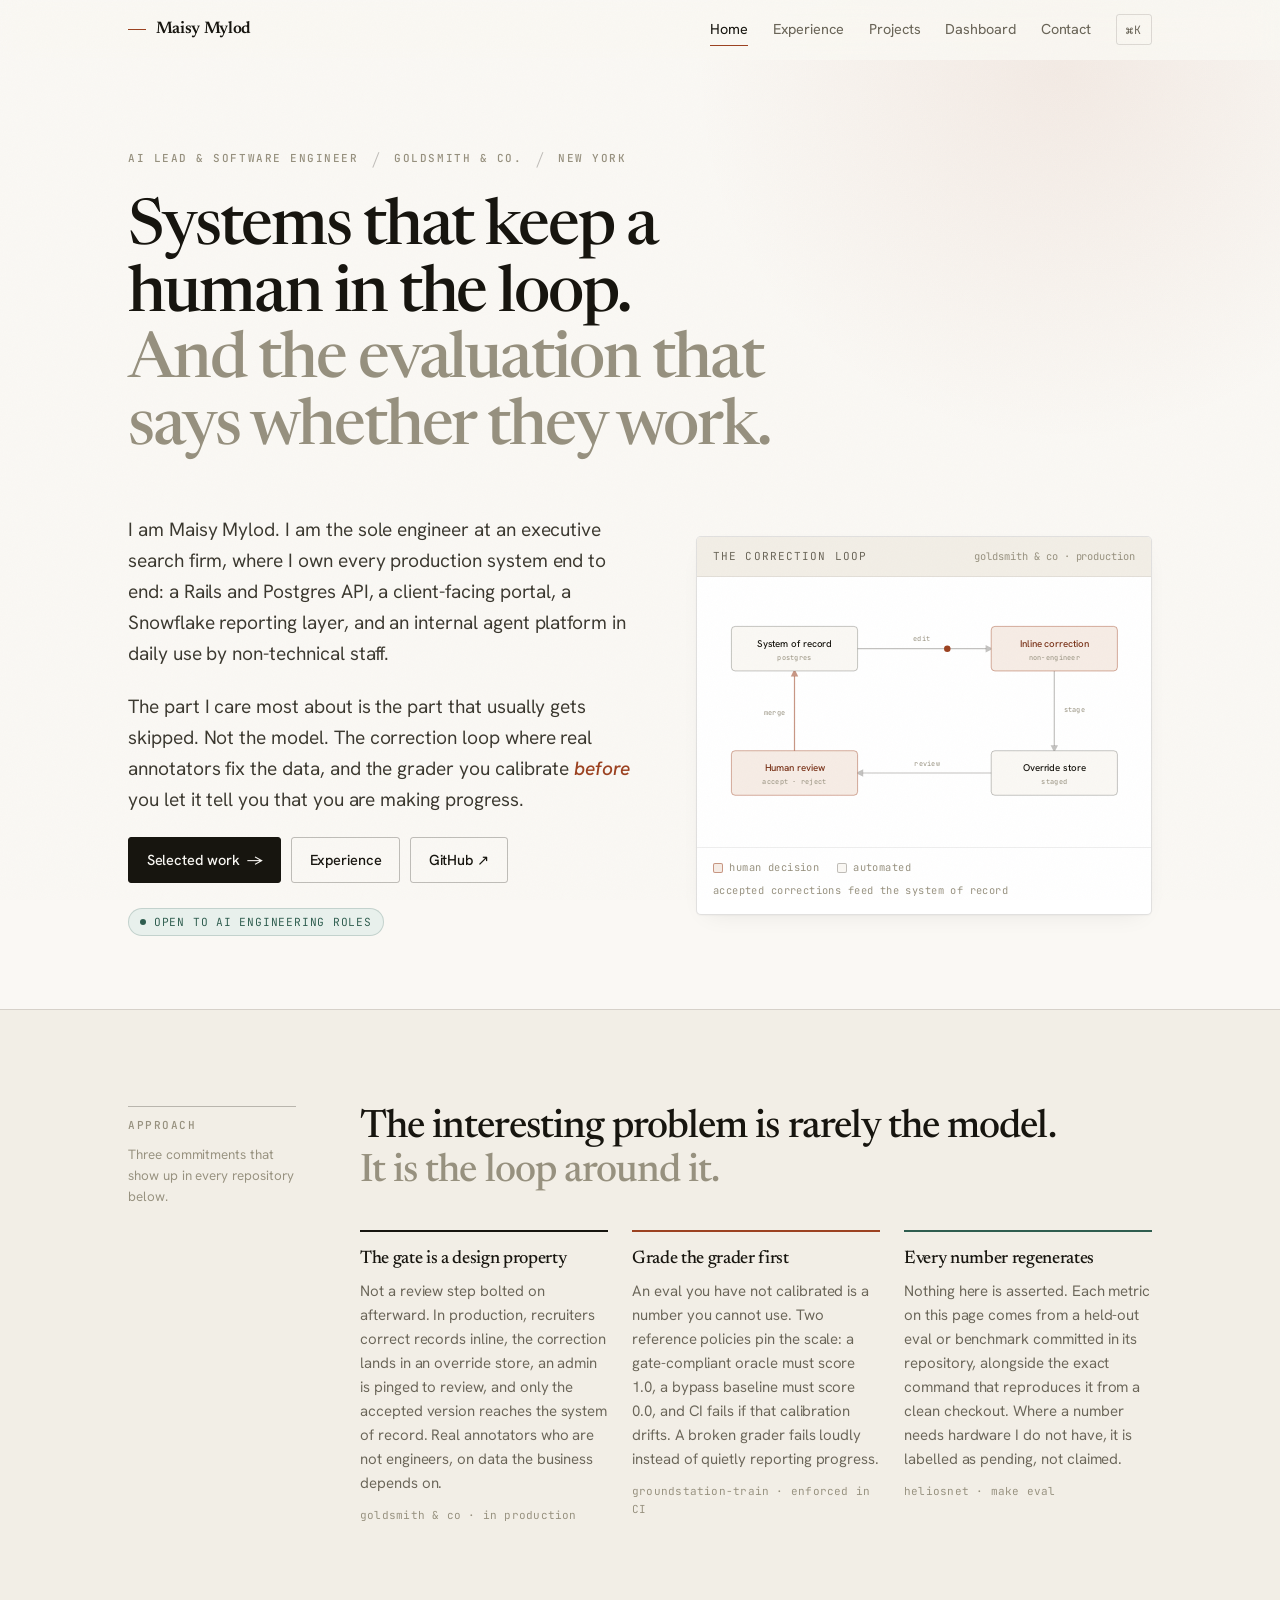
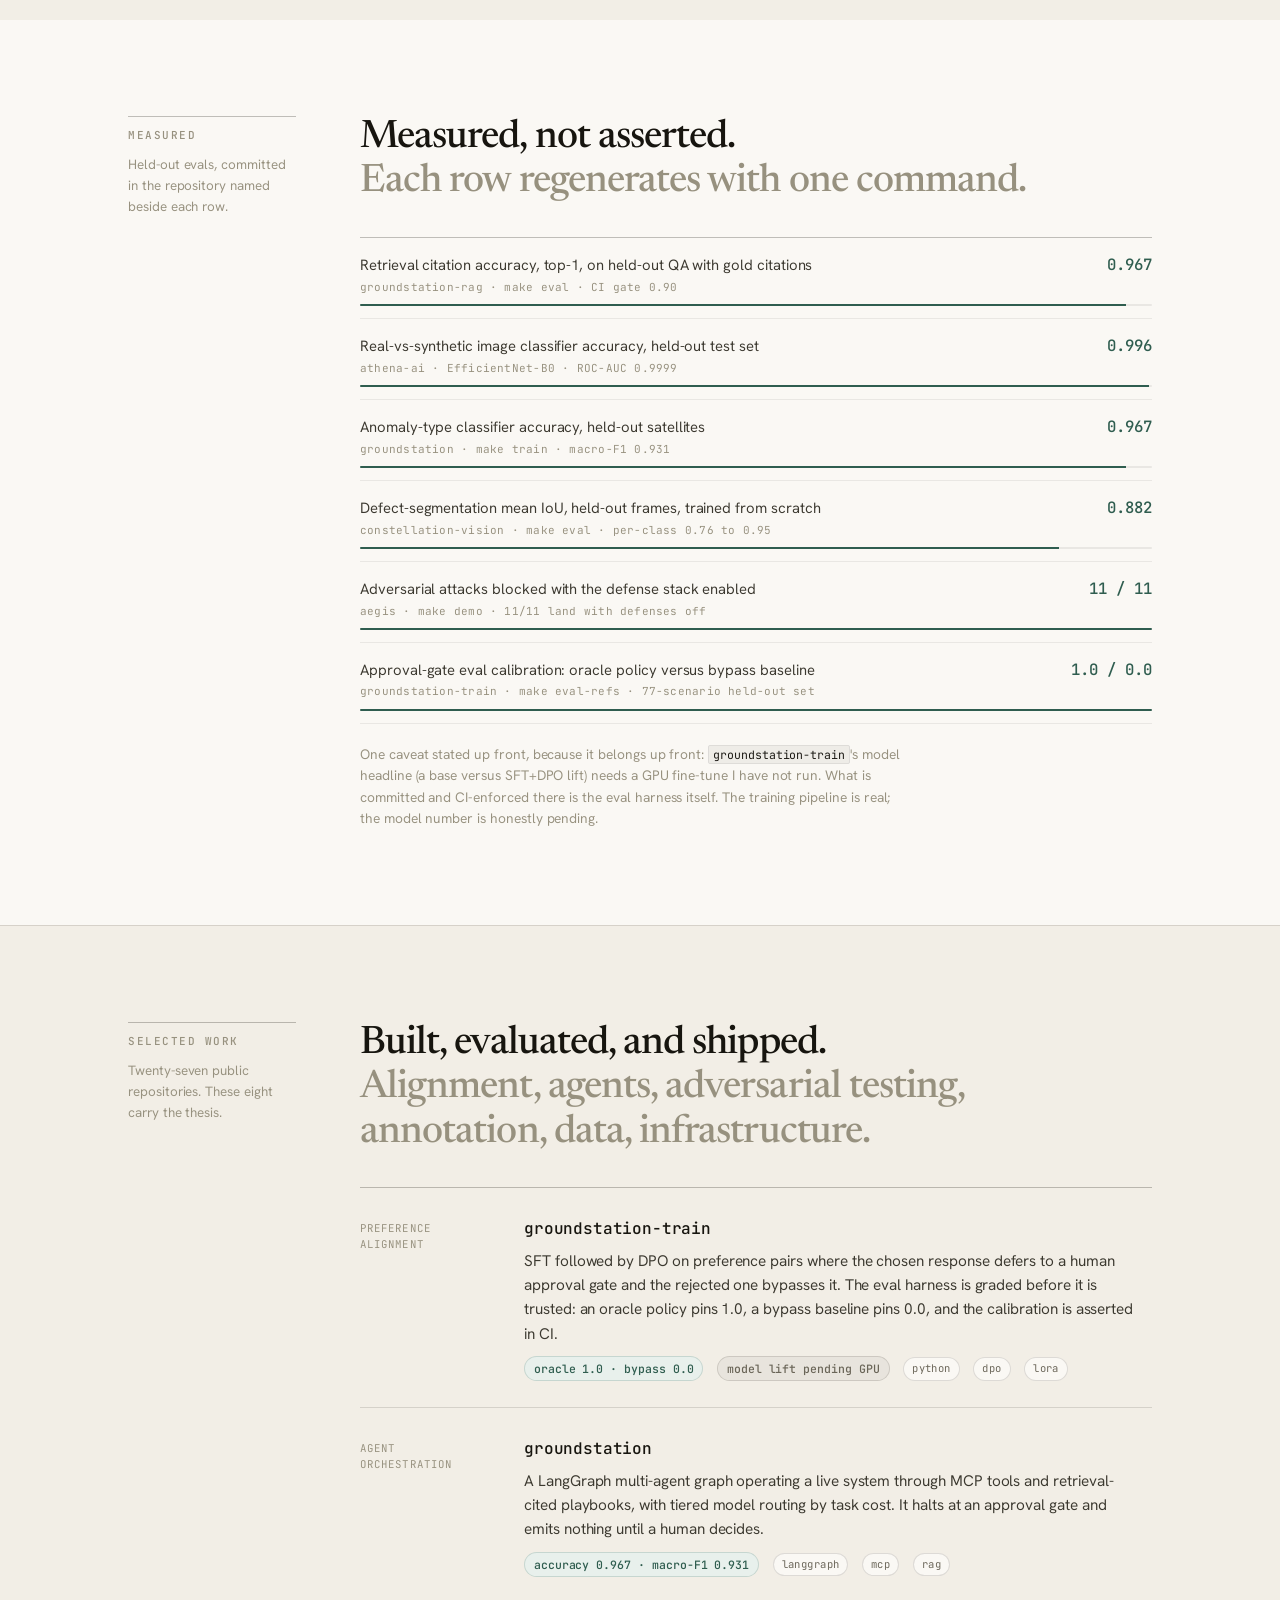
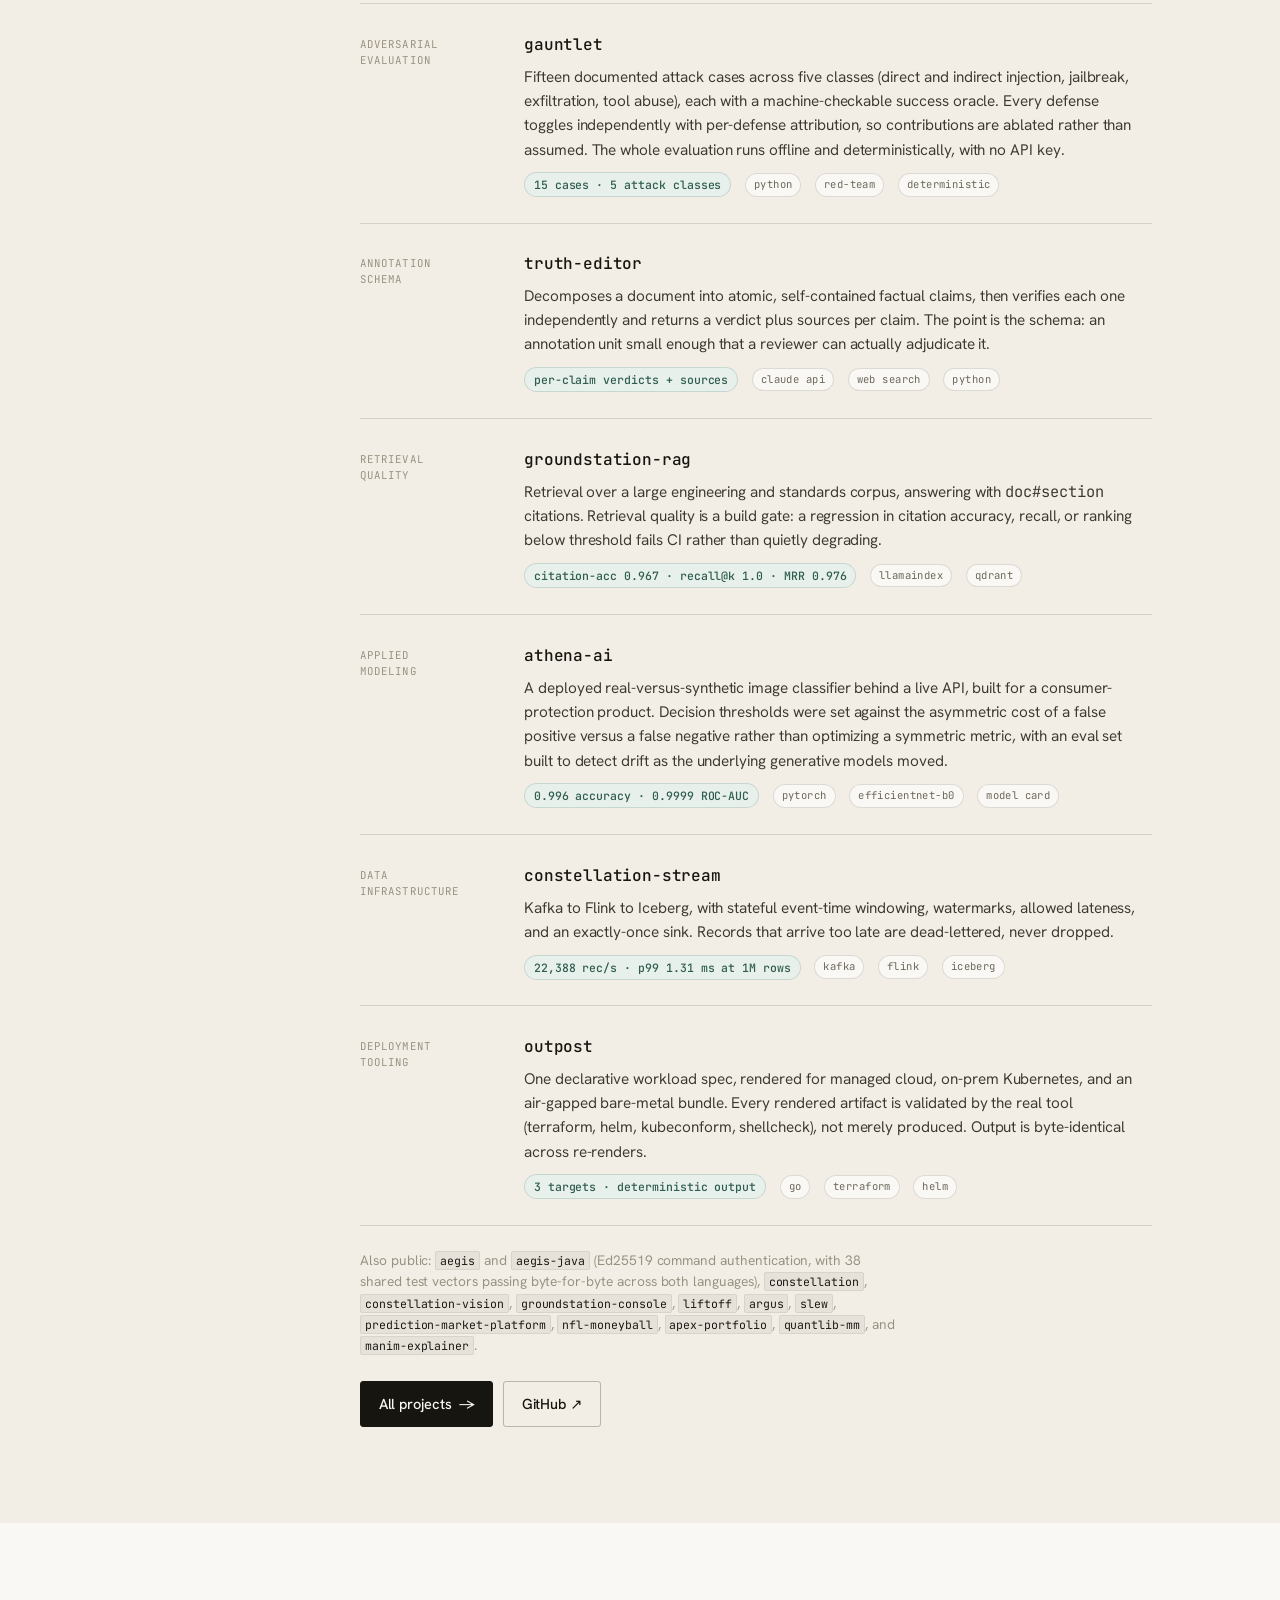
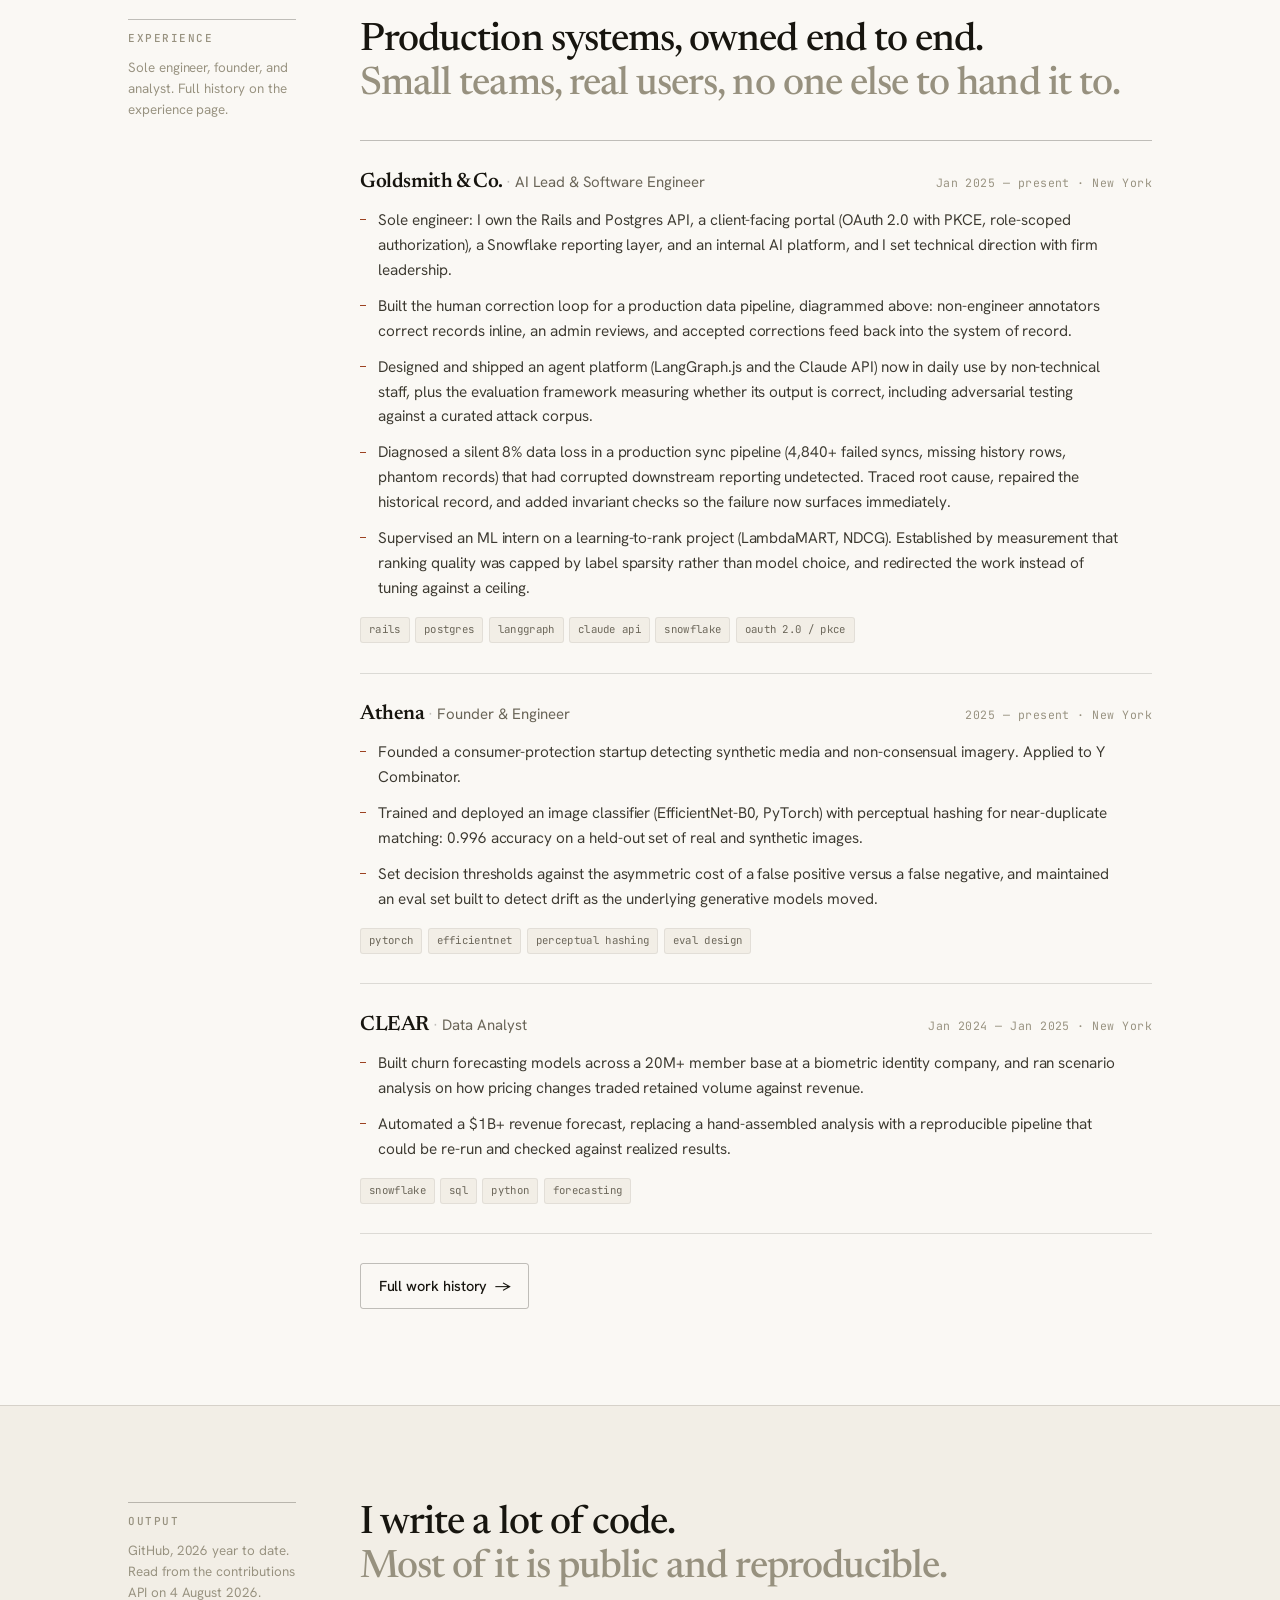
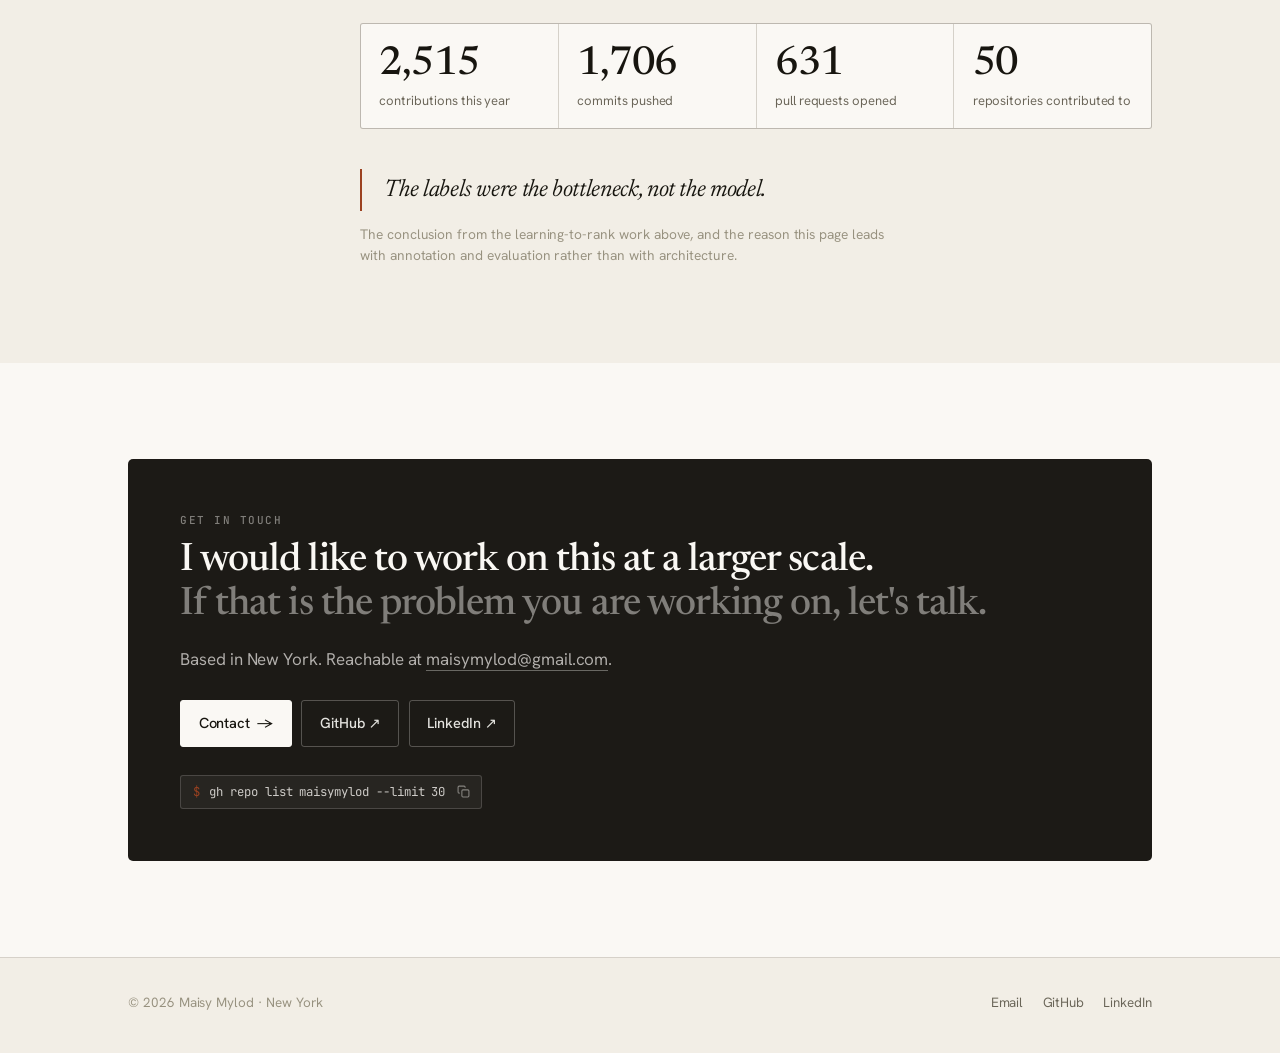
<file: index.html>
<!DOCTYPE html>
<html lang="en">
<head>
<meta charset="UTF-8">
<meta name="viewport" content="width=device-width, initial-scale=1">
<meta name="description" content="Maisy Mylod — AI Lead and Software Engineer in New York. I build systems that keep a human in the loop, and the evaluation that measures whether they work. Pure mathematics, University of Michigan.">
<meta name="theme-color" content="#faf8f4">
<meta property="og:title" content="Maisy Mylod — AI Lead &amp; Software Engineer">
<meta property="og:description" content="Human-in-the-loop systems, and the evaluation that says whether they work. Every number on the page regenerates from a committed eval.">
<meta property="og:type" content="website">
<title>Maisy Mylod — AI Lead &amp; Software Engineer</title>
<link rel="icon" type="image/png" href="favicon.png">
<link rel="apple-touch-icon" href="favicon.png">
<link rel="preconnect" href="https://fonts.googleapis.com">
<link rel="preconnect" href="https://fonts.gstatic.com" crossorigin>
<link href="https://fonts.googleapis.com/css2?family=Hanken+Grotesk:wght@300..700&amp;family=JetBrains+Mono:wght@400;500&amp;family=Newsreader:opsz,wght@6..72,400;6..72,500;6..72,600&amp;display=swap" rel="stylesheet">
<link rel="stylesheet" href="theme.css">
<link rel="stylesheet" href="styles.css">
</head>
<body>
<div class="grain" aria-hidden="true"></div>
<div class="scroll-progress" aria-hidden="true"></div>

<nav class="site-nav" aria-label="Primary">
  <div class="nav-inner">
    <a href="index.html" class="brand"><span class="brand-rule" aria-hidden="true"></span>Maisy Mylod</a>
    <div class="nav-links">
      <a href="index.html" class="nav-link active">Home</a>
      <a href="experience.html" class="nav-link">Experience</a>
      <a href="projects.html" class="nav-link">Projects</a>
      <a href="dashboard.html" class="nav-link">Dashboard</a>
      <a href="contact.html" class="nav-link">Contact</a>
      <button class="nav-cta" data-open-palette aria-label="Open command palette">⌘K</button>
    </div>
    <button class="nav-toggle" aria-label="Open menu" aria-controls="mobile-menu" aria-expanded="false">
      <svg width="18" height="18" viewBox="0 0 24 24" fill="none" stroke="currentColor" stroke-width="1.8" aria-hidden="true"><path d="M3 6h18M3 12h18M3 18h18"/></svg>
    </button>
  </div>
</nav>

<div id="mobile-menu" class="hidden" role="menu">
  <a href="index.html">Home</a>
  <a href="experience.html">Experience</a>
  <a href="projects.html">Projects</a>
  <a href="dashboard.html">Dashboard</a>
  <a href="contact.html">Contact</a>
  <a href="https://github.com/maisymylod" target="_blank" rel="noopener">GitHub ↗</a>
  <a href="https://linkedin.com/in/maisymylod" target="_blank" rel="noopener">LinkedIn ↗</a>
</div>

<main>

<!-- ═══════════════════════════ HERO ═══════════════════════════ -->
<section id="hero">
  <div class="hero-wash" aria-hidden="true"></div>
  <div class="container">

    <div class="hero-meta reveal">
      <span class="eyebrow">AI Lead &amp; Software Engineer</span>
      <span class="sep" aria-hidden="true">/</span>
      <span class="eyebrow">Goldsmith &amp; Co.</span>
      <span class="sep" aria-hidden="true">/</span>
      <span class="eyebrow">New York</span>
    </div>

    <h1 class="display reveal">
      Systems that keep a human in the loop.
      <span class="dim block">And the evaluation that says whether they work.</span>
    </h1>

    <div class="hero-grid">
      <div class="stack-md">
        <p class="lede reveal">
          I am Maisy Mylod. I am the sole engineer at an executive search firm, where I own every
          production system end to end: a Rails and Postgres API, a client-facing portal, a Snowflake
          reporting layer, and an internal agent platform in daily use by non-technical staff.
        </p>
        <p class="lede reveal">
          The part I care most about is the part that usually gets skipped. Not the model. The correction
          loop where real annotators fix the data, and the grader you calibrate <em class="slant">before</em>
          you let it tell you that you are making progress.
        </p>

        <div class="btn-row reveal">
          <a href="projects.html" class="btn btn-primary">Selected work <span class="arr" aria-hidden="true">→</span></a>
          <a href="experience.html" class="btn btn-secondary">Experience</a>
          <a href="https://github.com/maisymylod" target="_blank" rel="noopener" class="btn btn-secondary">GitHub ↗</a>
        </div>

        <div class="reveal">
          <span class="avail"><span class="beacon" aria-hidden="true"></span>Open to AI engineering roles</span>
        </div>
      </div>

      <!-- Showpiece: the correction loop, drawn from the production system -->
      <div class="reveal">
        <figure class="diagram-frame">
          <figcaption class="diagram-head">
            <span class="t">The correction loop</span>
            <span class="s">goldsmith &amp; co · production</span>
          </figcaption>

          <div class="diagram-body">
            <svg id="loop-svg" viewBox="0 0 460 262" role="img"
                 aria-label="A four-stage cycle: the system of record shows a record, a non-engineer corrects it inline, the correction is staged in an override store, a human reviews it, and the accepted correction is merged back into the system of record.">

              <!-- Edges, drawn in sequence by script.js -->
              <path class="edge" d="M158,60 L296,60"/>
              <path class="edge" d="M370,84 L370,164"/>
              <path class="edge" d="M302,194 L164,194"/>
              <path class="edge hot" d="M90,170 L90,90"/>

              <polygon class="arrowhead" points="296,56 304,60 296,64"/>
              <polygon class="arrowhead" points="366,164 370,172 374,164"/>
              <polygon class="arrowhead" points="164,190 156,194 164,198"/>
              <polygon class="arrowhead hot" points="86,90 90,82 94,90"/>

              <!-- Edge labels -->
              <text class="node-sub" x="227" y="52" text-anchor="middle">edit</text>
              <text class="node-sub" x="380" y="128">stage</text>
              <text class="node-sub" x="233" y="186" text-anchor="middle">review</text>
              <text class="node-sub" x="80" y="132" text-anchor="end">merge</text>

              <!-- Nodes -->
              <g class="node">
                <rect class="node-box" x="22" y="36" width="136" height="48" rx="4"/>
                <text class="node-label" x="90" y="58" text-anchor="middle">System of record</text>
                <text class="node-sub" x="90" y="72" text-anchor="middle">postgres</text>
              </g>

              <g class="node">
                <rect class="node-box human" x="302" y="36" width="136" height="48" rx="4"/>
                <text class="node-label on-accent" x="370" y="58" text-anchor="middle">Inline correction</text>
                <text class="node-sub" x="370" y="72" text-anchor="middle">non-engineer</text>
              </g>

              <g class="node">
                <rect class="node-box" x="302" y="170" width="136" height="48" rx="4"/>
                <text class="node-label" x="370" y="192" text-anchor="middle">Override store</text>
                <text class="node-sub" x="370" y="206" text-anchor="middle">staged</text>
              </g>

              <g class="node">
                <rect class="node-box human" x="22" y="170" width="136" height="48" rx="4"/>
                <text class="node-label on-accent" x="90" y="192" text-anchor="middle">Human review</text>
                <text class="node-sub" x="90" y="206" text-anchor="middle">accept · reject</text>
              </g>

              <!-- The circulating packet -->
              <circle class="packet" r="3.5" cx="158" cy="60"/>
            </svg>
          </div>

          <div class="diagram-legend">
            <span class="k"><span class="sw human" aria-hidden="true"></span>human decision</span>
            <span class="k"><span class="sw" aria-hidden="true"></span>automated</span>
            <span class="k">accepted corrections feed the system of record</span>
          </div>
        </figure>
      </div>
    </div>
  </div>
</section>

<!-- ═══════════════════════════ THE THROUGH-LINE ═══════════════════════════ -->
<section id="approach" class="sunk ruled">
  <div class="container">
    <div class="spine">
      <div class="spine-rail reveal">
        <span class="rail-label">Approach</span>
        <p class="rail-note">Three commitments that show up in every repository below.</p>
      </div>

      <div>
        <h2 class="headline reveal" style="margin-bottom:2.25rem;">
          The interesting problem is rarely the model.
          <span class="dim block">It is the loop around it.</span>
        </h2>

        <div class="pillars stagger">
          <article class="pillar reveal">
            <h3>The gate is a design property</h3>
            <p>
              Not a review step bolted on afterward. In production, recruiters correct records inline,
              the correction lands in an override store, an admin is pinged to review, and only the
              accepted version reaches the system of record. Real annotators who are not engineers,
              on data the business depends on.
            </p>
            <span class="cite">goldsmith &amp; co · in production</span>
          </article>

          <article class="pillar reveal">
            <h3>Grade the grader first</h3>
            <p>
              An eval you have not calibrated is a number you cannot use. Two reference policies pin the
              scale: a gate-compliant oracle must score 1.0, a bypass baseline must score 0.0, and CI fails
              if that calibration drifts. A broken grader fails loudly instead of quietly reporting progress.
            </p>
            <span class="cite">groundstation-train · enforced in CI</span>
          </article>

          <article class="pillar reveal">
            <h3>Every number regenerates</h3>
            <p>
              Nothing here is asserted. Each metric on this page comes from a held-out eval or benchmark
              committed in its repository, alongside the exact command that reproduces it from a clean
              checkout. Where a number needs hardware I do not have, it is labelled as pending, not claimed.
            </p>
            <span class="cite">heliosnet · make eval</span>
          </article>
        </div>
      </div>
    </div>
  </div>
</section>

<!-- ═══════════════════════════ MEASURED ═══════════════════════════ -->
<section id="measured">
  <div class="container">
    <div class="spine">
      <div class="spine-rail reveal">
        <span class="rail-label">Measured</span>
        <p class="rail-note">Held-out evals, committed in the repository named beside each row.</p>
      </div>

      <div>
        <h2 class="headline reveal">
          Measured, not asserted.
          <span class="dim block">Each row regenerates with one command.</span>
        </h2>

        <div class="metrics reveal" style="margin-top:2rem;">

          <div class="metric">
            <span class="metric-what">
              Retrieval citation accuracy, top-1, on held-out QA with gold citations
              <span class="src">groundstation-rag · make eval · CI gate 0.90</span>
            </span>
            <span class="metric-val">0.967</span>
            <span class="meter"><i data-meter="0.967"></i></span>
          </div>

          <div class="metric">
            <span class="metric-what">
              Real-vs-synthetic image classifier accuracy, held-out test set
              <span class="src">athena-ai · EfficientNet-B0 · ROC-AUC 0.9999</span>
            </span>
            <span class="metric-val">0.996</span>
            <span class="meter"><i data-meter="0.996"></i></span>
          </div>

          <div class="metric">
            <span class="metric-what">
              Anomaly-type classifier accuracy, held-out satellites
              <span class="src">groundstation · make train · macro-F1 0.931</span>
            </span>
            <span class="metric-val">0.967</span>
            <span class="meter"><i data-meter="0.967"></i></span>
          </div>

          <div class="metric">
            <span class="metric-what">
              Defect-segmentation mean IoU, held-out frames, trained from scratch
              <span class="src">constellation-vision · make eval · per-class 0.76 to 0.95</span>
            </span>
            <span class="metric-val">0.882</span>
            <span class="meter"><i data-meter="0.882"></i></span>
          </div>

          <div class="metric">
            <span class="metric-what">
              Adversarial attacks blocked with the defense stack enabled
              <span class="src">aegis · make demo · 11/11 land with defenses off</span>
            </span>
            <span class="metric-val">11 / 11</span>
            <span class="meter"><i data-meter="1"></i></span>
          </div>

          <div class="metric">
            <span class="metric-what">
              Approval-gate eval calibration: oracle policy versus bypass baseline
              <span class="src">groundstation-train · make eval-refs · 77-scenario held-out set</span>
            </span>
            <span class="metric-val">1.0 / 0.0</span>
            <span class="meter"><i data-meter="1"></i></span>
          </div>

        </div>

        <p class="footnote reveal" style="margin-top:1.25rem;">
          One caveat stated up front, because it belongs up front: <code>groundstation-train</code>'s
          model headline (a base versus SFT+DPO lift) needs a GPU fine-tune I have not run. What is
          committed and CI-enforced there is the eval harness itself. The training pipeline is real; the
          model number is honestly pending.
        </p>
      </div>
    </div>
  </div>
</section>

<!-- ═══════════════════════════ SELECTED WORK ═══════════════════════════ -->
<section id="work" class="sunk ruled">
  <div class="container">
    <div class="spine">
      <div class="spine-rail reveal">
        <span class="rail-label">Selected work</span>
        <p class="rail-note">Twenty-seven public repositories. These eight carry the thesis.</p>
      </div>

      <div>
        <h2 class="headline reveal">
          Built, evaluated, and shipped.
          <span class="dim block">Alignment, agents, adversarial testing, annotation, data, infrastructure.</span>
        </h2>

        <div class="work-list" style="margin-top:2rem;">

          <a class="work-item reveal" href="https://github.com/maisymylod/groundstation-train" target="_blank" rel="noopener">
            <span class="work-kind">Preference<br>alignment</span>
            <span>
              <span class="work-name">groundstation-train <span class="go" aria-hidden="true">↗</span></span>
              <span class="work-desc block">
                SFT followed by DPO on preference pairs where the chosen response defers to a human approval
                gate and the rejected one bypasses it. The eval harness is graded before it is trusted: an
                oracle policy pins 1.0, a bypass baseline pins 0.0, and the calibration is asserted in CI.
              </span>
              <span class="work-foot">
                <span class="result">oracle 1.0 · bypass 0.0</span>
                <span class="result pending">model lift pending GPU</span>
                <span class="tag">python</span><span class="tag">dpo</span><span class="tag">lora</span>
              </span>
            </span>
          </a>

          <a class="work-item reveal" href="https://github.com/maisymylod/groundstation" target="_blank" rel="noopener">
            <span class="work-kind">Agent<br>orchestration</span>
            <span>
              <span class="work-name">groundstation <span class="go" aria-hidden="true">↗</span></span>
              <span class="work-desc block">
                A LangGraph multi-agent graph operating a live system through MCP tools and retrieval-cited
                playbooks, with tiered model routing by task cost. It halts at an approval gate and emits
                nothing until a human decides.
              </span>
              <span class="work-foot">
                <span class="result">accuracy 0.967 · macro-F1 0.931</span>
                <span class="tag">langgraph</span><span class="tag">mcp</span><span class="tag">rag</span>
              </span>
            </span>
          </a>

          <a class="work-item reveal" href="https://github.com/maisymylod/gauntlet" target="_blank" rel="noopener">
            <span class="work-kind">Adversarial<br>evaluation</span>
            <span>
              <span class="work-name">gauntlet <span class="go" aria-hidden="true">↗</span></span>
              <span class="work-desc block">
                Fifteen documented attack cases across five classes (direct and indirect injection, jailbreak,
                exfiltration, tool abuse), each with a machine-checkable success oracle. Every defense toggles
                independently with per-defense attribution, so contributions are ablated rather than assumed.
                The whole evaluation runs offline and deterministically, with no API key.
              </span>
              <span class="work-foot">
                <span class="result">15 cases · 5 attack classes</span>
                <span class="tag">python</span><span class="tag">red-team</span><span class="tag">deterministic</span>
              </span>
            </span>
          </a>

          <a class="work-item reveal" href="https://github.com/maisymylod/truth-editor" target="_blank" rel="noopener">
            <span class="work-kind">Annotation<br>schema</span>
            <span>
              <span class="work-name">truth-editor <span class="go" aria-hidden="true">↗</span></span>
              <span class="work-desc block">
                Decomposes a document into atomic, self-contained factual claims, then verifies each one
                independently and returns a verdict plus sources per claim. The point is the schema: an
                annotation unit small enough that a reviewer can actually adjudicate it.
              </span>
              <span class="work-foot">
                <span class="result">per-claim verdicts + sources</span>
                <span class="tag">claude api</span><span class="tag">web search</span><span class="tag">python</span>
              </span>
            </span>
          </a>

          <a class="work-item reveal" href="https://github.com/maisymylod/groundstation-rag" target="_blank" rel="noopener">
            <span class="work-kind">Retrieval<br>quality</span>
            <span>
              <span class="work-name">groundstation-rag <span class="go" aria-hidden="true">↗</span></span>
              <span class="work-desc block">
                Retrieval over a large engineering and standards corpus, answering with <code>doc#section</code>
                citations. Retrieval quality is a build gate: a regression in citation accuracy, recall, or
                ranking below threshold fails CI rather than quietly degrading.
              </span>
              <span class="work-foot">
                <span class="result">citation-acc 0.967 · recall@k 1.0 · MRR 0.976</span>
                <span class="tag">llamaindex</span><span class="tag">qdrant</span>
              </span>
            </span>
          </a>

          <a class="work-item reveal" href="https://github.com/maisymylod/athena-ai" target="_blank" rel="noopener">
            <span class="work-kind">Applied<br>modeling</span>
            <span>
              <span class="work-name">athena-ai <span class="go" aria-hidden="true">↗</span></span>
              <span class="work-desc block">
                A deployed real-versus-synthetic image classifier behind a live API, built for a
                consumer-protection product. Decision thresholds were set against the asymmetric cost of a
                false positive versus a false negative rather than optimizing a symmetric metric, with an
                eval set built to detect drift as the underlying generative models moved.
              </span>
              <span class="work-foot">
                <span class="result">0.996 accuracy · 0.9999 ROC-AUC</span>
                <span class="tag">pytorch</span><span class="tag">efficientnet-b0</span><span class="tag">model card</span>
              </span>
            </span>
          </a>

          <a class="work-item reveal" href="https://github.com/maisymylod/constellation-stream" target="_blank" rel="noopener">
            <span class="work-kind">Data<br>infrastructure</span>
            <span>
              <span class="work-name">constellation-stream <span class="go" aria-hidden="true">↗</span></span>
              <span class="work-desc block">
                Kafka to Flink to Iceberg, with stateful event-time windowing, watermarks, allowed lateness,
                and an exactly-once sink. Records that arrive too late are dead-lettered, never dropped.
              </span>
              <span class="work-foot">
                <span class="result">22,388 rec/s · p99 1.31 ms at 1M rows</span>
                <span class="tag">kafka</span><span class="tag">flink</span><span class="tag">iceberg</span>
              </span>
            </span>
          </a>

          <a class="work-item reveal" href="https://github.com/maisymylod/outpost" target="_blank" rel="noopener">
            <span class="work-kind">Deployment<br>tooling</span>
            <span>
              <span class="work-name">outpost <span class="go" aria-hidden="true">↗</span></span>
              <span class="work-desc block">
                One declarative workload spec, rendered for managed cloud, on-prem Kubernetes, and an
                air-gapped bare-metal bundle. Every rendered artifact is validated by the real tool
                (terraform, helm, kubeconform, shellcheck), not merely produced. Output is byte-identical
                across re-renders.
              </span>
              <span class="work-foot">
                <span class="result">3 targets · deterministic output</span>
                <span class="tag">go</span><span class="tag">terraform</span><span class="tag">helm</span>
              </span>
            </span>
          </a>

        </div>

        <p class="footnote reveal" style="margin-top:1.5rem;">
          Also public: <code>aegis</code> and <code>aegis-java</code> (Ed25519 command authentication, with
          38 shared test vectors passing byte-for-byte across both languages), <code>constellation</code>,
          <code>constellation-vision</code>, <code>groundstation-console</code>, <code>liftoff</code>,
          <code>argus</code>, <code>slew</code>, <code>prediction-market-platform</code>,
          <code>nfl-moneyball</code>, <code>apex-portfolio</code>, <code>quantlib-mm</code>, and
          <code>manim-explainer</code>.
        </p>

        <div class="btn-row reveal" style="margin-top:1.5rem;">
          <a href="projects.html" class="btn btn-primary">All projects <span class="arr" aria-hidden="true">→</span></a>
          <a href="https://github.com/maisymylod" target="_blank" rel="noopener" class="btn btn-secondary">GitHub ↗</a>
        </div>
      </div>
    </div>
  </div>
</section>

<!-- ═══════════════════════════ EXPERIENCE ═══════════════════════════ -->
<section id="experience">
  <div class="container">
    <div class="spine">
      <div class="spine-rail reveal">
        <span class="rail-label">Experience</span>
        <p class="rail-note">Sole engineer, founder, and analyst. Full history on the experience page.</p>
      </div>

      <div>
        <h2 class="headline reveal">
          Production systems, owned end to end.
          <span class="dim block">Small teams, real users, no one else to hand it to.</span>
        </h2>

        <div style="margin-top:2rem;">

          <article class="role-block reveal">
            <div class="role-head">
              <h3 class="role-where">Goldsmith &amp; Co. <span class="role-role">AI Lead &amp; Software Engineer</span></h3>
              <span class="role-when">Jan 2025 — present · New York</span>
            </div>
            <ul class="role-bullets">
              <li>Sole engineer: I own the Rails and Postgres API, a client-facing portal (OAuth 2.0 with PKCE, role-scoped authorization), a Snowflake reporting layer, and an internal AI platform, and I set technical direction with firm leadership.</li>
              <li>Built the human correction loop for a production data pipeline, diagrammed above: non-engineer annotators correct records inline, an admin reviews, and accepted corrections feed back into the system of record.</li>
              <li>Designed and shipped an agent platform (LangGraph.js and the Claude API) now in daily use by non-technical staff, plus the evaluation framework measuring whether its output is correct, including adversarial testing against a curated attack corpus.</li>
              <li>Diagnosed a silent 8% data loss in a production sync pipeline (4,840+ failed syncs, missing history rows, phantom records) that had corrupted downstream reporting undetected. Traced root cause, repaired the historical record, and added invariant checks so the failure now surfaces immediately.</li>
              <li>Supervised an ML intern on a learning-to-rank project (LambdaMART, NDCG). Established by measurement that ranking quality was capped by label sparsity rather than model choice, and redirected the work instead of tuning against a ceiling.</li>
            </ul>
            <div class="role-stack">
              <span class="chip">rails</span><span class="chip">postgres</span><span class="chip">langgraph</span><span class="chip">claude api</span><span class="chip">snowflake</span><span class="chip">oauth 2.0 / pkce</span>
            </div>
          </article>

          <article class="role-block reveal">
            <div class="role-head">
              <h3 class="role-where">Athena <span class="role-role">Founder &amp; Engineer</span></h3>
              <span class="role-when">2025 — present · New York</span>
            </div>
            <ul class="role-bullets">
              <li>Founded a consumer-protection startup detecting synthetic media and non-consensual imagery. Applied to Y Combinator.</li>
              <li>Trained and deployed an image classifier (EfficientNet-B0, PyTorch) with perceptual hashing for near-duplicate matching: 0.996 accuracy on a held-out set of real and synthetic images.</li>
              <li>Set decision thresholds against the asymmetric cost of a false positive versus a false negative, and maintained an eval set built to detect drift as the underlying generative models moved.</li>
            </ul>
            <div class="role-stack">
              <span class="chip">pytorch</span><span class="chip">efficientnet</span><span class="chip">perceptual hashing</span><span class="chip">eval design</span>
            </div>
          </article>

          <article class="role-block reveal">
            <div class="role-head">
              <h3 class="role-where">CLEAR <span class="role-role">Data Analyst</span></h3>
              <span class="role-when">Jan 2024 — Jan 2025 · New York</span>
            </div>
            <ul class="role-bullets">
              <li>Built churn forecasting models across a 20M+ member base at a biometric identity company, and ran scenario analysis on how pricing changes traded retained volume against revenue.</li>
              <li>Automated a $1B+ revenue forecast, replacing a hand-assembled analysis with a reproducible pipeline that could be re-run and checked against realized results.</li>
            </ul>
            <div class="role-stack">
              <span class="chip">snowflake</span><span class="chip">sql</span><span class="chip">python</span><span class="chip">forecasting</span>
            </div>
          </article>

        </div>

        <div class="btn-row reveal" style="margin-top:1.75rem;">
          <a href="experience.html" class="btn btn-secondary">Full work history <span class="arr" aria-hidden="true">→</span></a>
        </div>
      </div>
    </div>
  </div>
</section>

<!-- ═══════════════════════════ BY THE NUMBERS ═══════════════════════════ -->
<section id="numbers" class="sunk ruled">
  <div class="container">
    <div class="spine">
      <div class="spine-rail reveal">
        <span class="rail-label">Output</span>
        <p class="rail-note">GitHub, 2026 year to date. Read from the contributions API on 4 August 2026.</p>
      </div>

      <div>
        <h2 class="headline reveal">
          I write a lot of code.
          <span class="dim block">Most of it is public and reproducible.</span>
        </h2>

        <div class="stat-grid stagger reveal" style="margin-top:2rem;">
          <div class="stat-card">
            <div class="stat-num" data-counter="2524">0</div>
            <div class="stat-label">contributions this year</div>
          </div>
          <div class="stat-card">
            <div class="stat-num" data-counter="1712">0</div>
            <div class="stat-label">commits pushed</div>
          </div>
          <div class="stat-card">
            <div class="stat-num" data-counter="633">0</div>
            <div class="stat-label">pull requests opened</div>
          </div>
          <div class="stat-card">
            <div class="stat-num" data-counter="50">0</div>
            <div class="stat-label">repositories contributed to</div>
          </div>
        </div>

        <blockquote class="pullquote reveal" style="margin-top:2.5rem;">
          The labels were the bottleneck, not the model.
        </blockquote>
        <p class="footnote reveal" style="margin-top:0.85rem;">
          The conclusion from the learning-to-rank work above, and the reason this page leads with
          annotation and evaluation rather than with architecture.
        </p>
      </div>
    </div>
  </div>
</section>

<!-- ═══════════════════════════ CLOSING ═══════════════════════════ -->
<section id="contact-cta">
  <div class="container">
    <div class="final-cta reveal">
      <span class="eyebrow">Get in touch</span>
      <h2 class="headline" style="margin-top:0.6rem;">
        I would like to work on this at a larger scale.
        <span class="dim block">If that is the problem you are working on, let's talk.</span>
      </h2>
      <p style="margin-top:1.1rem;">
        Based in New York. Reachable at <a href="mailto:maisymylod@gmail.com" style="color:inherit;border-bottom:1px solid rgba(250,248,244,0.35);">maisymylod@gmail.com</a>.
      </p>
      <div class="actions">
        <a href="contact.html" class="btn btn-primary">Contact <span class="arr" aria-hidden="true">→</span></a>
        <a href="https://github.com/maisymylod" target="_blank" rel="noopener" class="btn btn-secondary">GitHub ↗</a>
        <a href="https://linkedin.com/in/maisymylod" target="_blank" rel="noopener" class="btn btn-secondary">LinkedIn ↗</a>
      </div>
      <div style="margin-top:1.75rem;">
        <span class="copy-cmd">
          <span class="prompt" aria-hidden="true">$</span>
          <code>gh repo list maisymylod --limit 30</code>
          <button class="copy-icon" aria-label="Copy command">
            <svg viewBox="0 0 24 24" fill="none" stroke="currentColor" stroke-width="2" aria-hidden="true"><rect x="9" y="9" width="13" height="13" rx="2"/><path d="M5 15H4a2 2 0 0 1-2-2V4a2 2 0 0 1 2-2h9a2 2 0 0 1 2 2v1"/></svg>
          </button>
        </span>
      </div>
    </div>
  </div>
</section>

</main>

<footer class="site-foot">
  <div class="container">
    <div class="row">
      <span>© 2026 Maisy Mylod · New York</span>
      <div class="links">
        <a href="mailto:maisymylod@gmail.com">Email</a>
        <a href="https://github.com/maisymylod" target="_blank" rel="noopener">GitHub</a>
        <a href="https://linkedin.com/in/maisymylod" target="_blank" rel="noopener">LinkedIn</a>
      </div>
    </div>
  </div>
</footer>

<!-- Command palette (⌘K / Ctrl-K) -->
<div class="palette-mask hidden" role="dialog" aria-modal="true" aria-label="Command palette">
  <div class="palette">
    <input type="text" class="palette-input" placeholder="Jump to…" aria-label="Filter commands">
    <ul class="palette-list" role="listbox">
      <li data-label="home" data-href="index.html">Home <span class="key">g h</span></li>
      <li data-label="experience" data-href="experience.html">Experience <span class="key">g e</span></li>
      <li data-label="projects" data-href="projects.html">Projects <span class="key">g p</span></li>
      <li data-label="dashboard" data-href="dashboard.html">Dashboard <span class="key">g d</span></li>
      <li data-label="contact" data-href="contact.html">Contact <span class="key">g c</span></li>
      <li data-label="approach through-line" data-section="approach">↓ Approach</li>
      <li data-label="measured metrics evals" data-section="measured">↓ Measured</li>
      <li data-label="selected work projects" data-section="work">↓ Selected work</li>
      <li data-label="experience roles" data-section="experience">↓ Experience</li>
      <li data-label="by the numbers github" data-section="numbers">↓ Output</li>
      <li data-label="github" data-href="https://github.com/maisymylod">Open GitHub ↗</li>
      <li data-label="linkedin" data-href="https://linkedin.com/in/maisymylod">Open LinkedIn ↗</li>
      <li data-label="email" data-href="mailto:maisymylod@gmail.com">Send email ↗</li>
    </ul>
    <div class="palette-foot">
      <span><kbd>↑</kbd><kbd>↓</kbd> navigate</span>
      <span><kbd>↵</kbd> select</span>
      <span><kbd>esc</kbd> close</span>
    </div>
  </div>
</div>

<script src="script.js" defer></script>
</body>
</html>
</file>
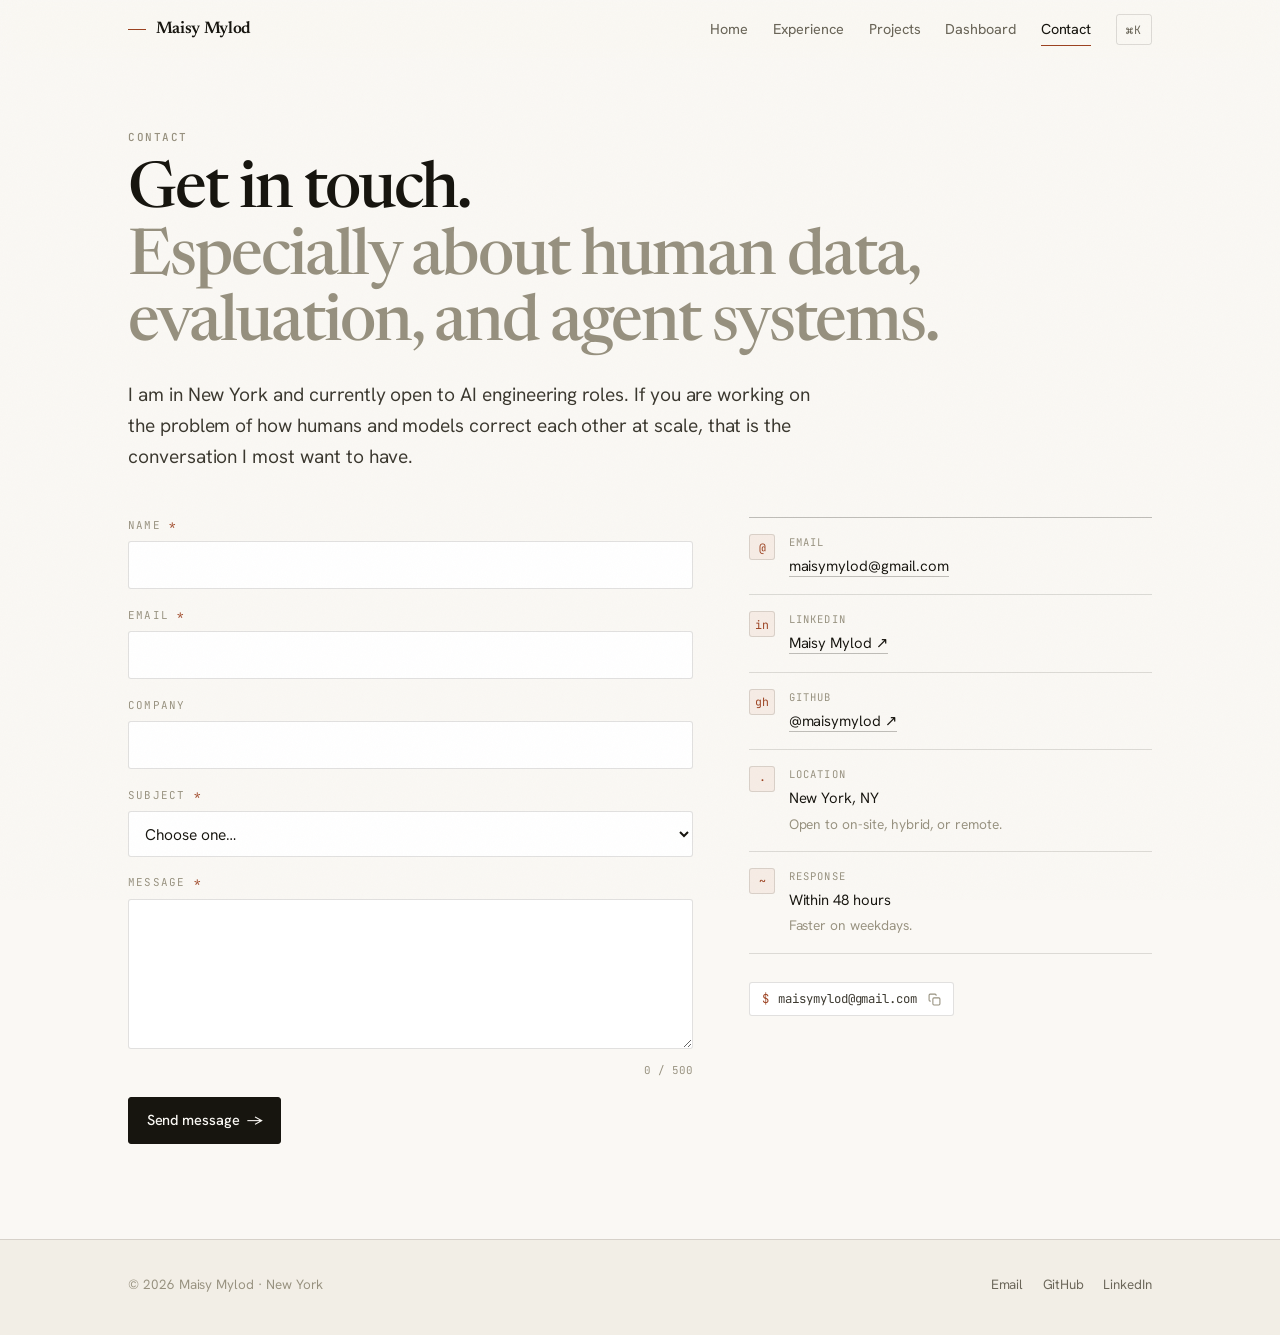
<file: contact.html>
<!DOCTYPE html>
<html lang="en">
<head>
<meta charset="UTF-8">
<meta name="viewport" content="width=device-width, initial-scale=1">
<meta name="description" content="Contact Maisy Mylod — AI Lead & Software Engineer in New York. Email, LinkedIn, GitHub, or send a message directly.">
<meta name="theme-color" content="#faf8f4">
<title>Contact — Maisy Mylod</title>
<link rel="icon" type="image/png" href="favicon.png">
<link rel="apple-touch-icon" href="favicon.png">
<link rel="preconnect" href="https://fonts.googleapis.com">
<link rel="preconnect" href="https://fonts.gstatic.com" crossorigin>
<link href="https://fonts.googleapis.com/css2?family=Hanken+Grotesk:wght@300..700&amp;family=JetBrains+Mono:wght@400;500&amp;family=Newsreader:opsz,wght@6..72,400;6..72,500;6..72,600&amp;display=swap" rel="stylesheet">
<link rel="stylesheet" href="theme.css">
<link rel="stylesheet" href="styles.css">
</head>
<body>
<div class="grain" aria-hidden="true"></div>
<div class="scroll-progress" aria-hidden="true"></div>

<nav class="site-nav" aria-label="Primary">
  <div class="nav-inner">
    <a href="index.html" class="brand"><span class="brand-rule" aria-hidden="true"></span>Maisy Mylod</a>
    <div class="nav-links">
      <a href="index.html" class="nav-link">Home</a>
      <a href="experience.html" class="nav-link">Experience</a>
      <a href="projects.html" class="nav-link">Projects</a>
      <a href="dashboard.html" class="nav-link">Dashboard</a>
      <a href="contact.html" class="nav-link active">Contact</a>
      <button class="nav-cta" data-open-palette aria-label="Open command palette">⌘K</button>
    </div>
    <button class="nav-toggle" aria-label="Open menu" aria-controls="mobile-menu" aria-expanded="false">
      <svg width="18" height="18" viewBox="0 0 24 24" fill="none" stroke="currentColor" stroke-width="1.8" aria-hidden="true"><path d="M3 6h18M3 12h18M3 18h18"/></svg>
    </button>
  </div>
</nav>

<div id="mobile-menu" class="hidden" role="menu">
  <a href="index.html">Home</a>
  <a href="experience.html">Experience</a>
  <a href="projects.html">Projects</a>
  <a href="dashboard.html">Dashboard</a>
  <a href="contact.html">Contact</a>
  <a href="https://github.com/maisymylod" target="_blank" rel="noopener">GitHub ↗</a>
</div>

<header class="page-header">
  <div class="container">
    <span class="eyebrow reveal">Contact</span>
    <h1 class="display reveal" style="margin-top:0.8rem;">
      Get in touch.
      <span class="dim block">Especially about human data, evaluation, and agent systems.</span>
    </h1>
    <p class="lede reveal" style="margin-top:1.3rem;">
      I am in New York and currently open to AI engineering roles. If you are working on the problem of
      how humans and models correct each other at scale, that is the conversation I most want to have.
    </p>
  </div>
</header>

<main>
<section id="form" style="padding-top:0;">
  <div class="container">
    <div class="contact-grid">

      <form class="reveal" id="contact-form" action="https://formspree.io/f/mblegbld" method="POST" novalidate>
        <div class="form-field">
          <label for="name">Name <span class="req" aria-hidden="true">*</span></label>
          <input type="text" id="name" name="name" required autocomplete="name">
        </div>
        <div class="form-field">
          <label for="email">Email <span class="req" aria-hidden="true">*</span></label>
          <input type="email" id="email" name="email" required autocomplete="email">
        </div>
        <div class="form-field">
          <label for="company">Company</label>
          <input type="text" id="company" name="company" autocomplete="organization">
        </div>
        <div class="form-field">
          <label for="subject">Subject <span class="req" aria-hidden="true">*</span></label>
          <select id="subject" name="subject" required>
            <option value="">Choose one…</option>
            <option value="Job opportunity">Job opportunity</option>
            <option value="Project inquiry">Project inquiry</option>
            <option value="Collaboration">Collaboration</option>
            <option value="Other">Other</option>
          </select>
        </div>
        <div class="form-field">
          <label for="message">Message <span class="req" aria-hidden="true">*</span></label>
          <textarea id="message" name="message" required maxlength="500"></textarea>
          <div class="char-count"><span id="char-count">0</span> / 500</div>
        </div>
        <button type="submit" class="btn btn-primary" id="submit-btn">Send message <span class="arr" aria-hidden="true">→</span></button>
        <div class="form-message" id="form-message" role="status" aria-live="polite"></div>
      </form>

      <aside class="reveal">
        <div class="contact-list">
          <div class="row">
            <span class="icon" aria-hidden="true">@</span>
            <div class="body">
              <div class="label">Email</div>
              <div class="val"><a href="mailto:maisymylod@gmail.com">maisymylod@gmail.com</a></div>
            </div>
          </div>
          <div class="row">
            <span class="icon" aria-hidden="true">in</span>
            <div class="body">
              <div class="label">LinkedIn</div>
              <div class="val"><a href="https://linkedin.com/in/maisymylod" target="_blank" rel="noopener">Maisy Mylod ↗</a></div>
            </div>
          </div>
          <div class="row">
            <span class="icon" aria-hidden="true">gh</span>
            <div class="body">
              <div class="label">GitHub</div>
              <div class="val"><a href="https://github.com/maisymylod" target="_blank" rel="noopener">@maisymylod ↗</a></div>
            </div>
          </div>
          <div class="row">
            <span class="icon" aria-hidden="true">·</span>
            <div class="body">
              <div class="label">Location</div>
              <div class="val">New York, NY</div>
              <div class="footnote" style="margin-top:0.2rem;">Open to on-site, hybrid, or remote.</div>
            </div>
          </div>
          <div class="row">
            <span class="icon" aria-hidden="true">~</span>
            <div class="body">
              <div class="label">Response</div>
              <div class="val">Within 48 hours</div>
              <div class="footnote" style="margin-top:0.2rem;">Faster on weekdays.</div>
            </div>
          </div>
        </div>

        <div style="margin-top:1.75rem;">
          <span class="copy-cmd">
            <span class="prompt" aria-hidden="true">$</span>
            <code>maisymylod@gmail.com</code>
            <button class="copy-icon" aria-label="Copy email address">
              <svg viewBox="0 0 24 24" fill="none" stroke="currentColor" stroke-width="2" aria-hidden="true"><rect x="9" y="9" width="13" height="13" rx="2"/><path d="M5 15H4a2 2 0 0 1-2-2V4a2 2 0 0 1 2-2h9a2 2 0 0 1 2 2v1"/></svg>
            </button>
          </span>
        </div>
      </aside>

    </div>
  </div>
</section>
</main>

<footer class="site-foot">
  <div class="container">
    <div class="row">
      <span>© 2026 Maisy Mylod · New York</span>
      <div class="links">
        <a href="mailto:maisymylod@gmail.com">Email</a>
        <a href="https://github.com/maisymylod" target="_blank" rel="noopener">GitHub</a>
        <a href="https://linkedin.com/in/maisymylod" target="_blank" rel="noopener">LinkedIn</a>
      </div>
    </div>
  </div>
</footer>

<div class="palette-mask hidden" role="dialog" aria-modal="true" aria-label="Command palette">
  <div class="palette">
    <input type="text" class="palette-input" placeholder="Jump to…" aria-label="Filter commands">
    <ul class="palette-list" role="listbox">
      <li data-label="home" data-href="index.html">Home <span class="key">g h</span></li>
      <li data-label="experience" data-href="experience.html">Experience <span class="key">g e</span></li>
      <li data-label="projects" data-href="projects.html">Projects <span class="key">g p</span></li>
      <li data-label="dashboard" data-href="dashboard.html">Dashboard <span class="key">g d</span></li>
      <li data-label="contact" data-href="contact.html">Contact <span class="key">g c</span></li>
      <li data-label="email" data-href="mailto:maisymylod@gmail.com">Send email ↗</li>
      <li data-label="github" data-href="https://github.com/maisymylod">Open GitHub ↗</li>
      <li data-label="linkedin" data-href="https://linkedin.com/in/maisymylod">Open LinkedIn ↗</li>
    </ul>
    <div class="palette-foot">
      <span><kbd>↑</kbd><kbd>↓</kbd> navigate</span>
      <span><kbd>↵</kbd> select</span>
      <span><kbd>esc</kbd> close</span>
    </div>
  </div>
</div>

<script src="script.js" defer></script>
<script>
(function contactForm() {
    const form = document.getElementById('contact-form');
    if (!form) return;

    const msg     = document.getElementById('form-message');
    const msgArea = document.getElementById('message');
    const counter = document.getElementById('char-count');

    msgArea.addEventListener('input', () => { counter.textContent = msgArea.value.length; });

    form.addEventListener('submit', async (e) => {
        e.preventDefault();
        const btn = document.getElementById('submit-btn');
        btn.disabled = true;
        msg.className = 'form-message loading';
        msg.textContent = 'Sending…';

        try {
            const res = await fetch(form.action, {
                method: 'POST',
                body: new FormData(form),
                headers: { 'Accept': 'application/json' }
            });
            if (!res.ok) throw new Error('Formspree returned a non-ok status');
            msg.className = 'form-message ok';
            msg.textContent = 'Message sent. I will be in touch within 48 hours.';
            form.reset();
            counter.textContent = '0';
        } catch (_) {
            msg.className = 'form-message err';
            msg.textContent = 'Something went wrong. Please email maisymylod@gmail.com directly.';
        } finally {
            btn.disabled = false;
        }
    });
}());
</script>
</body>
</html>
</file>
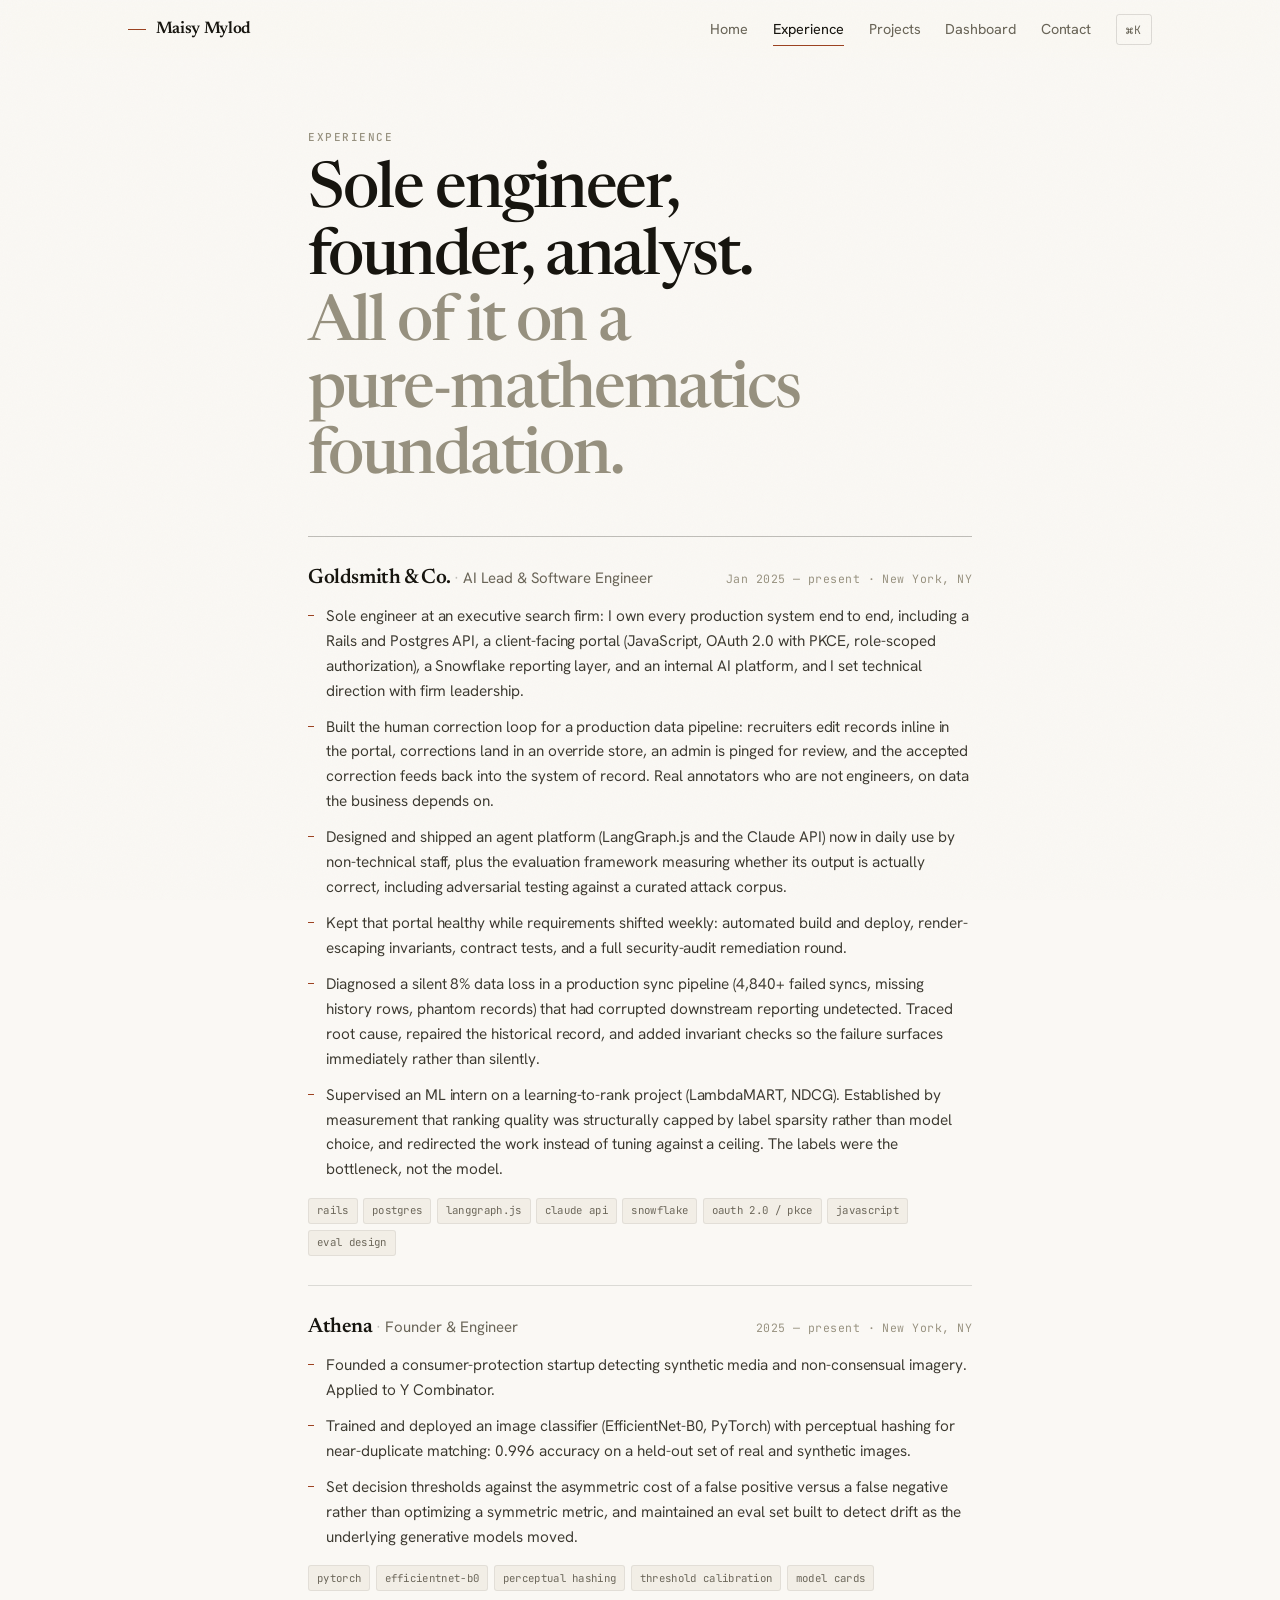
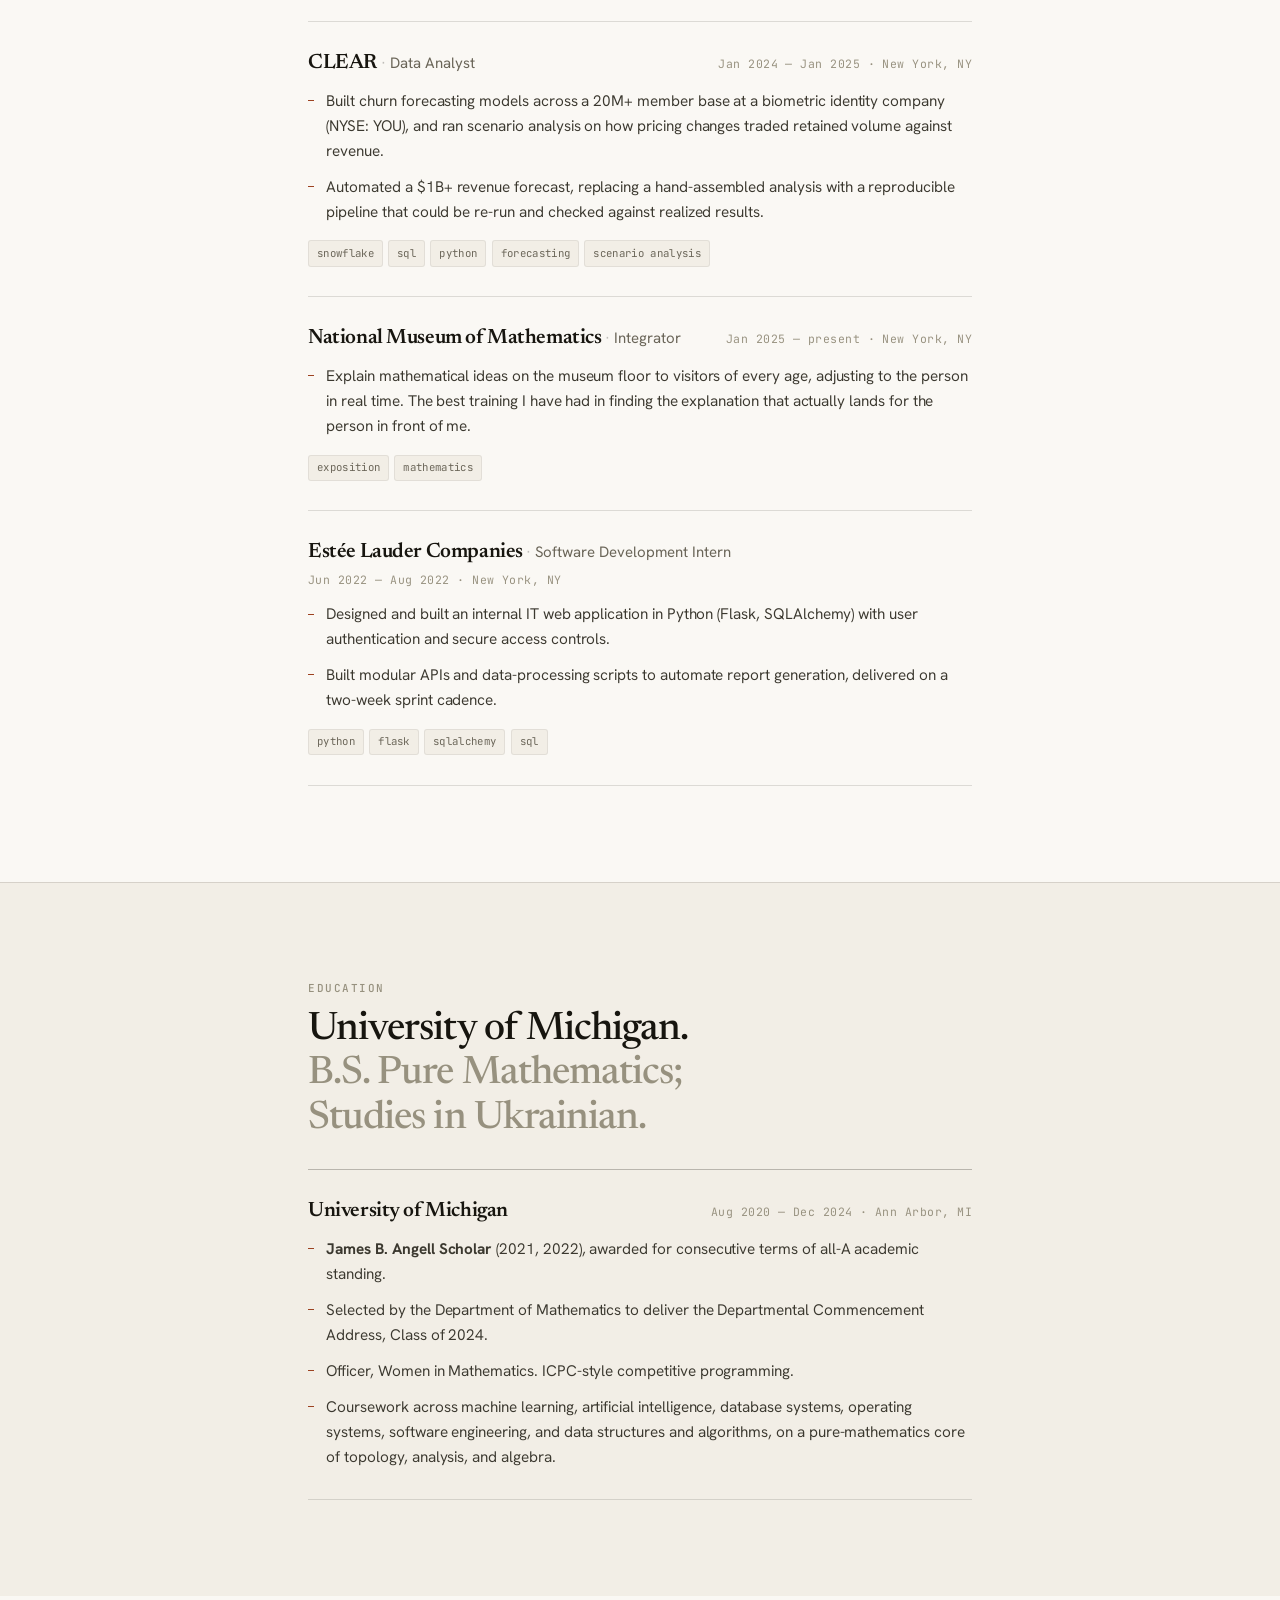
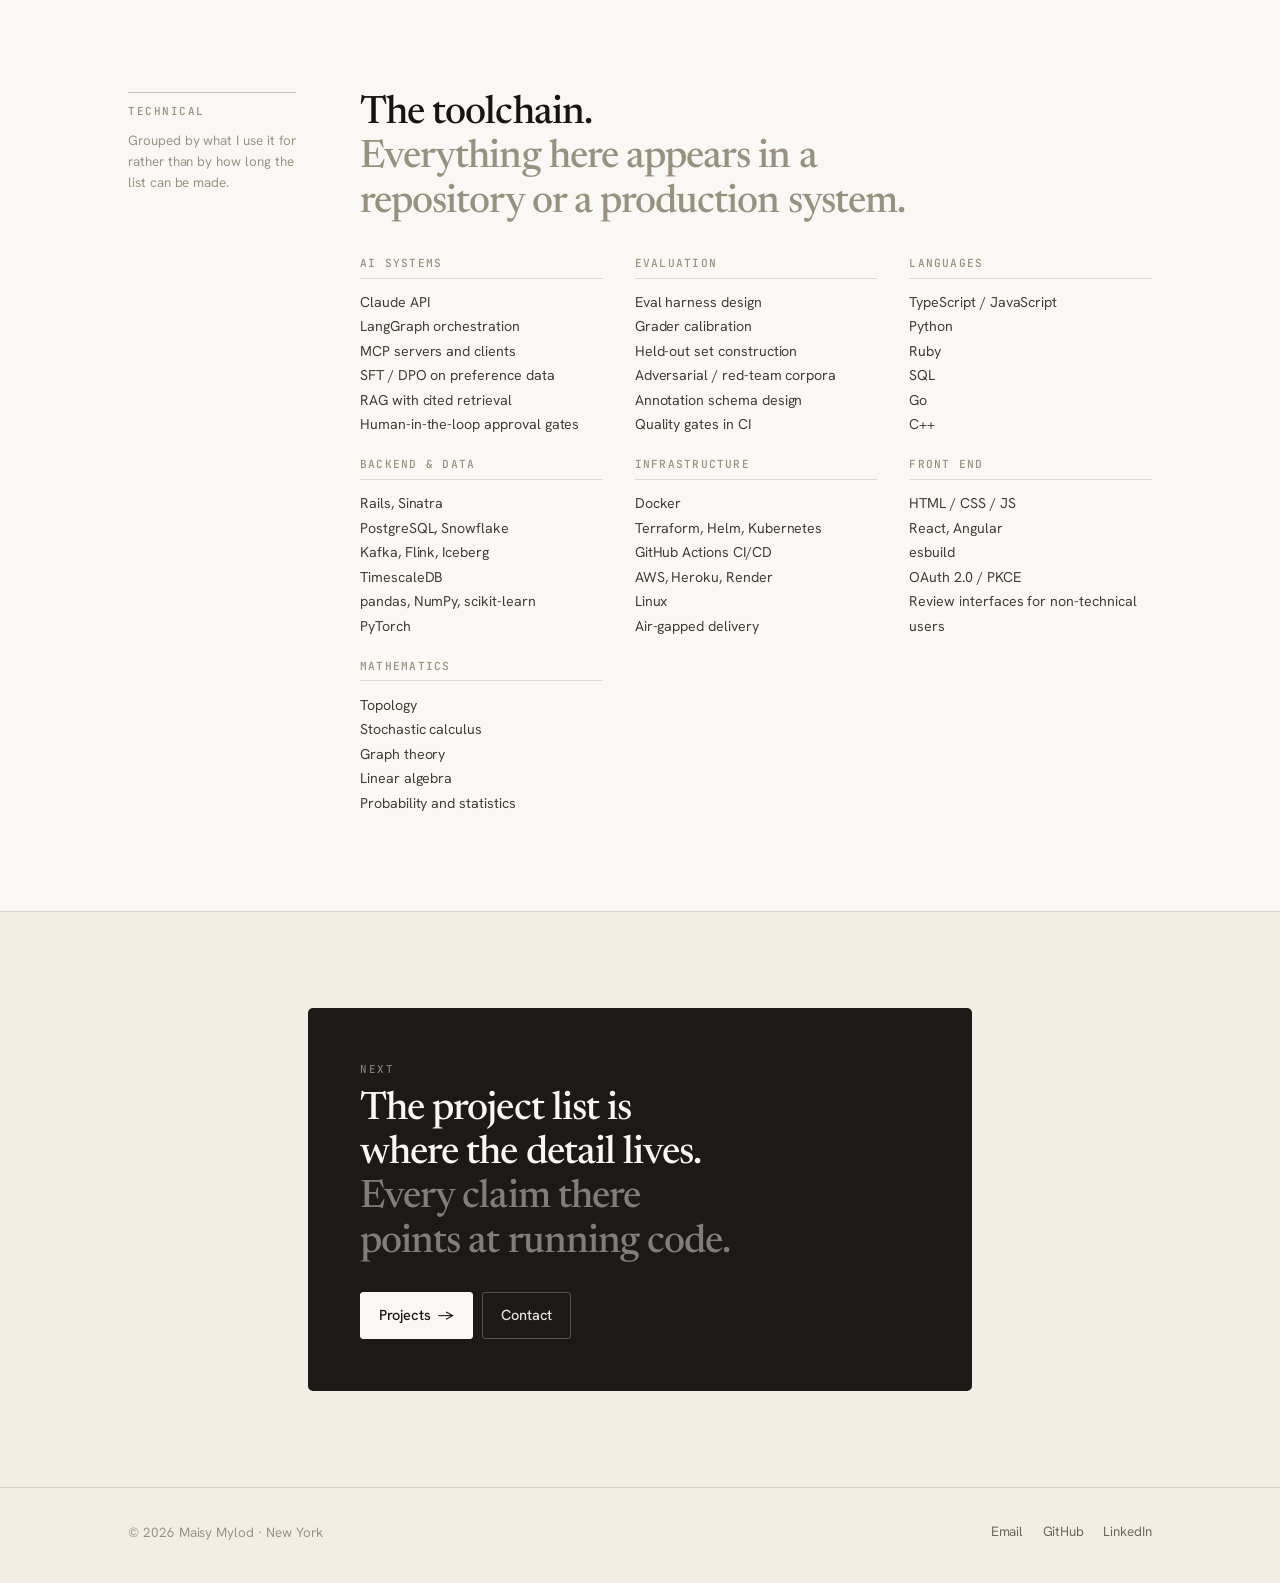
<file: experience.html>
<!DOCTYPE html>
<html lang="en">
<head>
<meta charset="UTF-8">
<meta name="viewport" content="width=device-width, initial-scale=1">
<meta name="description" content="Maisy Mylod's work history — AI Lead & Software Engineer at Goldsmith & Co., founder of Athena, data analyst at CLEAR, integrator at the National Museum of Mathematics. B.S. Pure Mathematics, University of Michigan.">
<meta name="theme-color" content="#faf8f4">
<title>Experience — Maisy Mylod</title>
<link rel="icon" type="image/png" href="favicon.png">
<link rel="apple-touch-icon" href="favicon.png">
<link rel="preconnect" href="https://fonts.googleapis.com">
<link rel="preconnect" href="https://fonts.gstatic.com" crossorigin>
<link href="https://fonts.googleapis.com/css2?family=Hanken+Grotesk:wght@300..700&amp;family=JetBrains+Mono:wght@400;500&amp;family=Newsreader:opsz,wght@6..72,400;6..72,500;6..72,600&amp;display=swap" rel="stylesheet">
<link rel="stylesheet" href="theme.css">
<link rel="stylesheet" href="styles.css">
</head>
<body>
<div class="grain" aria-hidden="true"></div>
<div class="scroll-progress" aria-hidden="true"></div>

<nav class="site-nav" aria-label="Primary">
  <div class="nav-inner">
    <a href="index.html" class="brand"><span class="brand-rule" aria-hidden="true"></span>Maisy Mylod</a>
    <div class="nav-links">
      <a href="index.html" class="nav-link">Home</a>
      <a href="experience.html" class="nav-link active">Experience</a>
      <a href="projects.html" class="nav-link">Projects</a>
      <a href="dashboard.html" class="nav-link">Dashboard</a>
      <a href="contact.html" class="nav-link">Contact</a>
      <button class="nav-cta" data-open-palette aria-label="Open command palette">⌘K</button>
    </div>
    <button class="nav-toggle" aria-label="Open menu" aria-controls="mobile-menu" aria-expanded="false">
      <svg width="18" height="18" viewBox="0 0 24 24" fill="none" stroke="currentColor" stroke-width="1.8" aria-hidden="true"><path d="M3 6h18M3 12h18M3 18h18"/></svg>
    </button>
  </div>
</nav>

<div id="mobile-menu" class="hidden" role="menu">
  <a href="index.html">Home</a>
  <a href="experience.html">Experience</a>
  <a href="projects.html">Projects</a>
  <a href="dashboard.html">Dashboard</a>
  <a href="contact.html">Contact</a>
  <a href="https://github.com/maisymylod" target="_blank" rel="noopener">GitHub ↗</a>
</div>

<header class="page-header">
  <div class="container-narrow">
    <span class="eyebrow reveal">Experience</span>
    <h1 class="display reveal" style="margin-top:0.8rem;">
      Sole engineer, founder, analyst.
      <span class="dim block">All of it on a <span style="white-space:nowrap;">pure-mathematics</span> foundation.</span>
    </h1>
  </div>
</header>

<main>

<section id="roles" style="padding-top:0;">
  <div class="container-narrow">

    <article class="role-block reveal">
      <div class="role-head">
        <h2 class="role-where">Goldsmith &amp; Co. <span class="role-role">AI Lead &amp; Software Engineer</span></h2>
        <span class="role-when">Jan 2025 — present · New York, NY</span>
      </div>
      <ul class="role-bullets">
        <li>Sole engineer at an executive search firm: I own every production system end to end, including a Rails and Postgres API, a client-facing portal (JavaScript, OAuth 2.0 with PKCE, role-scoped authorization), a Snowflake reporting layer, and an internal AI platform, and I set technical direction with firm leadership.</li>
        <li>Built the human correction loop for a production data pipeline: recruiters edit records inline in the portal, corrections land in an override store, an admin is pinged for review, and the accepted correction feeds back into the system of record. Real annotators who are not engineers, on data the business depends on.</li>
        <li>Designed and shipped an agent platform (LangGraph.js and the Claude API) now in daily use by non-technical staff, plus the evaluation framework measuring whether its output is actually correct, including adversarial testing against a curated attack corpus.</li>
        <li>Kept that portal healthy while requirements shifted weekly: automated build and deploy, render-escaping invariants, contract tests, and a full security-audit remediation round.</li>
        <li>Diagnosed a silent 8% data loss in a production sync pipeline (4,840+ failed syncs, missing history rows, phantom records) that had corrupted downstream reporting undetected. Traced root cause, repaired the historical record, and added invariant checks so the failure surfaces immediately rather than silently.</li>
        <li>Supervised an ML intern on a learning-to-rank project (LambdaMART, NDCG). Established by measurement that ranking quality was structurally capped by label sparsity rather than model choice, and redirected the work instead of tuning against a ceiling. The labels were the bottleneck, not the model.</li>
      </ul>
      <div class="role-stack">
        <span class="chip">rails</span><span class="chip">postgres</span><span class="chip">langgraph.js</span><span class="chip">claude api</span><span class="chip">snowflake</span><span class="chip">oauth 2.0 / pkce</span><span class="chip">javascript</span><span class="chip">eval design</span>
      </div>
    </article>

    <article class="role-block reveal">
      <div class="role-head">
        <h2 class="role-where">Athena <span class="role-role">Founder &amp; Engineer</span></h2>
        <span class="role-when">2025 — present · New York, NY</span>
      </div>
      <ul class="role-bullets">
        <li>Founded a consumer-protection startup detecting synthetic media and non-consensual imagery. Applied to Y Combinator.</li>
        <li>Trained and deployed an image classifier (EfficientNet-B0, PyTorch) with perceptual hashing for near-duplicate matching: 0.996 accuracy on a held-out set of real and synthetic images.</li>
        <li>Set decision thresholds against the asymmetric cost of a false positive versus a false negative rather than optimizing a symmetric metric, and maintained an eval set built to detect drift as the underlying generative models moved.</li>
      </ul>
      <div class="role-stack">
        <span class="chip">pytorch</span><span class="chip">efficientnet-b0</span><span class="chip">perceptual hashing</span><span class="chip">threshold calibration</span><span class="chip">model cards</span>
      </div>
    </article>

    <article class="role-block reveal">
      <div class="role-head">
        <h2 class="role-where">CLEAR <span class="role-role">Data Analyst</span></h2>
        <span class="role-when">Jan 2024 — Jan 2025 · New York, NY</span>
      </div>
      <ul class="role-bullets">
        <li>Built churn forecasting models across a 20M+ member base at a biometric identity company (NYSE: YOU), and ran scenario analysis on how pricing changes traded retained volume against revenue.</li>
        <li>Automated a $1B+ revenue forecast, replacing a hand-assembled analysis with a reproducible pipeline that could be re-run and checked against realized results.</li>
      </ul>
      <div class="role-stack">
        <span class="chip">snowflake</span><span class="chip">sql</span><span class="chip">python</span><span class="chip">forecasting</span><span class="chip">scenario analysis</span>
      </div>
    </article>

    <article class="role-block reveal">
      <div class="role-head">
        <h2 class="role-where">National Museum of Mathematics <span class="role-role">Integrator</span></h2>
        <span class="role-when">Jan 2025 — present · New York, NY</span>
      </div>
      <ul class="role-bullets">
        <li>Explain mathematical ideas on the museum floor to visitors of every age, adjusting to the person in real time. The best training I have had in finding the explanation that actually lands for the person in front of me.</li>
      </ul>
      <div class="role-stack">
        <span class="chip">exposition</span><span class="chip">mathematics</span>
      </div>
    </article>

    <article class="role-block reveal">
      <div class="role-head">
        <h2 class="role-where">Estée Lauder Companies <span class="role-role">Software Development Intern</span></h2>
        <span class="role-when">Jun 2022 — Aug 2022 · New York, NY</span>
      </div>
      <ul class="role-bullets">
        <li>Designed and built an internal IT web application in Python (Flask, SQLAlchemy) with user authentication and secure access controls.</li>
        <li>Built modular APIs and data-processing scripts to automate report generation, delivered on a two-week sprint cadence.</li>
      </ul>
      <div class="role-stack">
        <span class="chip">python</span><span class="chip">flask</span><span class="chip">sqlalchemy</span><span class="chip">sql</span>
      </div>
    </article>

  </div>
</section>

<!-- ═══════════════════════════ EDUCATION ═══════════════════════════ -->
<section id="education" class="sunk ruled">
  <div class="container-narrow">
    <span class="eyebrow reveal">Education</span>
    <h2 class="headline reveal" style="margin-top:0.7rem;">
      University of Michigan.
      <span class="dim block">B.S. Pure Mathematics; Studies in Ukrainian.</span>
    </h2>

    <article class="role-block reveal" style="margin-top:1.75rem;">
      <div class="role-head">
        <h3 class="role-where">University of Michigan</h3>
        <span class="role-when">Aug 2020 — Dec 2024 · Ann Arbor, MI</span>
      </div>
      <ul class="role-bullets">
        <li><strong>James B. Angell Scholar</strong> (2021, 2022), awarded for consecutive terms of all-A academic standing.</li>
        <li>Selected by the Department of Mathematics to deliver the Departmental Commencement Address, Class of 2024.</li>
        <li>Officer, Women in Mathematics. ICPC-style competitive programming.</li>
        <li>Coursework across machine learning, artificial intelligence, database systems, operating systems, software engineering, and data structures and algorithms, on a pure-mathematics core of topology, analysis, and algebra.</li>
      </ul>
    </article>
  </div>
</section>

<!-- ═══════════════════════════ SKILLS ═══════════════════════════ -->
<section id="skills">
  <div class="container">
    <div class="spine">
      <div class="spine-rail reveal">
        <span class="rail-label">Technical</span>
        <p class="rail-note">Grouped by what I use it for rather than by how long the list can be made.</p>
      </div>

      <div>
        <h2 class="headline reveal">
          The toolchain.
          <span class="dim block">Everything here appears in a repository or a production system.</span>
        </h2>

        <div class="skills-grid stagger reveal" style="margin-top:2rem;">
          <div class="skill-card">
            <h3>AI systems</h3>
            <ul>
              <li>Claude API</li>
              <li>LangGraph orchestration</li>
              <li>MCP servers and clients</li>
              <li>SFT / DPO on preference data</li>
              <li>RAG with cited retrieval</li>
              <li>Human-in-the-loop approval gates</li>
            </ul>
          </div>
          <div class="skill-card">
            <h3>Evaluation</h3>
            <ul>
              <li>Eval harness design</li>
              <li>Grader calibration</li>
              <li>Held-out set construction</li>
              <li>Adversarial / red-team corpora</li>
              <li>Annotation schema design</li>
              <li>Quality gates in CI</li>
            </ul>
          </div>
          <div class="skill-card">
            <h3>Languages</h3>
            <ul>
              <li>TypeScript / JavaScript</li>
              <li>Python</li>
              <li>Ruby</li>
              <li>SQL</li>
              <li>Go</li>
              <li>C++</li>
            </ul>
          </div>
          <div class="skill-card">
            <h3>Backend &amp; data</h3>
            <ul>
              <li>Rails, Sinatra</li>
              <li>PostgreSQL, Snowflake</li>
              <li>Kafka, Flink, Iceberg</li>
              <li>TimescaleDB</li>
              <li>pandas, NumPy, scikit-learn</li>
              <li>PyTorch</li>
            </ul>
          </div>
          <div class="skill-card">
            <h3>Infrastructure</h3>
            <ul>
              <li>Docker</li>
              <li>Terraform, Helm, Kubernetes</li>
              <li>GitHub Actions CI/CD</li>
              <li>AWS, Heroku, Render</li>
              <li>Linux</li>
              <li>Air-gapped delivery</li>
            </ul>
          </div>
          <div class="skill-card">
            <h3>Front end</h3>
            <ul>
              <li>HTML / CSS / JS</li>
              <li>React, Angular</li>
              <li>esbuild</li>
              <li>OAuth 2.0 / PKCE</li>
              <li>Review interfaces for non-technical users</li>
            </ul>
          </div>
          <div class="skill-card">
            <h3>Mathematics</h3>
            <ul>
              <li>Topology</li>
              <li>Stochastic calculus</li>
              <li>Graph theory</li>
              <li>Linear algebra</li>
              <li>Probability and statistics</li>
            </ul>
          </div>
        </div>
      </div>
    </div>
  </div>
</section>

<section id="closing" class="sunk ruled">
  <div class="container-narrow">
    <div class="final-cta reveal">
      <span class="eyebrow">Next</span>
      <h2 class="headline" style="margin-top:0.6rem;">
        The project list is where the detail lives.
        <span class="dim block">Every claim there points at running code.</span>
      </h2>
      <div class="actions">
        <a href="projects.html" class="btn btn-primary">Projects <span class="arr" aria-hidden="true">→</span></a>
        <a href="contact.html" class="btn btn-secondary">Contact</a>
      </div>
    </div>
  </div>
</section>

</main>

<footer class="site-foot">
  <div class="container">
    <div class="row">
      <span>© 2026 Maisy Mylod · New York</span>
      <div class="links">
        <a href="mailto:maisymylod@gmail.com">Email</a>
        <a href="https://github.com/maisymylod" target="_blank" rel="noopener">GitHub</a>
        <a href="https://linkedin.com/in/maisymylod" target="_blank" rel="noopener">LinkedIn</a>
      </div>
    </div>
  </div>
</footer>

<div class="palette-mask hidden" role="dialog" aria-modal="true" aria-label="Command palette">
  <div class="palette">
    <input type="text" class="palette-input" placeholder="Jump to…" aria-label="Filter commands">
    <ul class="palette-list" role="listbox">
      <li data-label="home" data-href="index.html">Home <span class="key">g h</span></li>
      <li data-label="experience" data-href="experience.html">Experience <span class="key">g e</span></li>
      <li data-label="projects" data-href="projects.html">Projects <span class="key">g p</span></li>
      <li data-label="dashboard" data-href="dashboard.html">Dashboard <span class="key">g d</span></li>
      <li data-label="contact" data-href="contact.html">Contact <span class="key">g c</span></li>
      <li data-label="roles work history" data-section="roles">↓ Roles</li>
      <li data-label="education michigan" data-section="education">↓ Education</li>
      <li data-label="skills technical toolchain" data-section="skills">↓ Technical skills</li>
      <li data-label="github" data-href="https://github.com/maisymylod">Open GitHub ↗</li>
      <li data-label="linkedin" data-href="https://linkedin.com/in/maisymylod">Open LinkedIn ↗</li>
    </ul>
    <div class="palette-foot">
      <span><kbd>↑</kbd><kbd>↓</kbd> navigate</span>
      <span><kbd>↵</kbd> select</span>
      <span><kbd>esc</kbd> close</span>
    </div>
  </div>
</div>

<script src="script.js" defer></script>
</body>
</html>
</file>
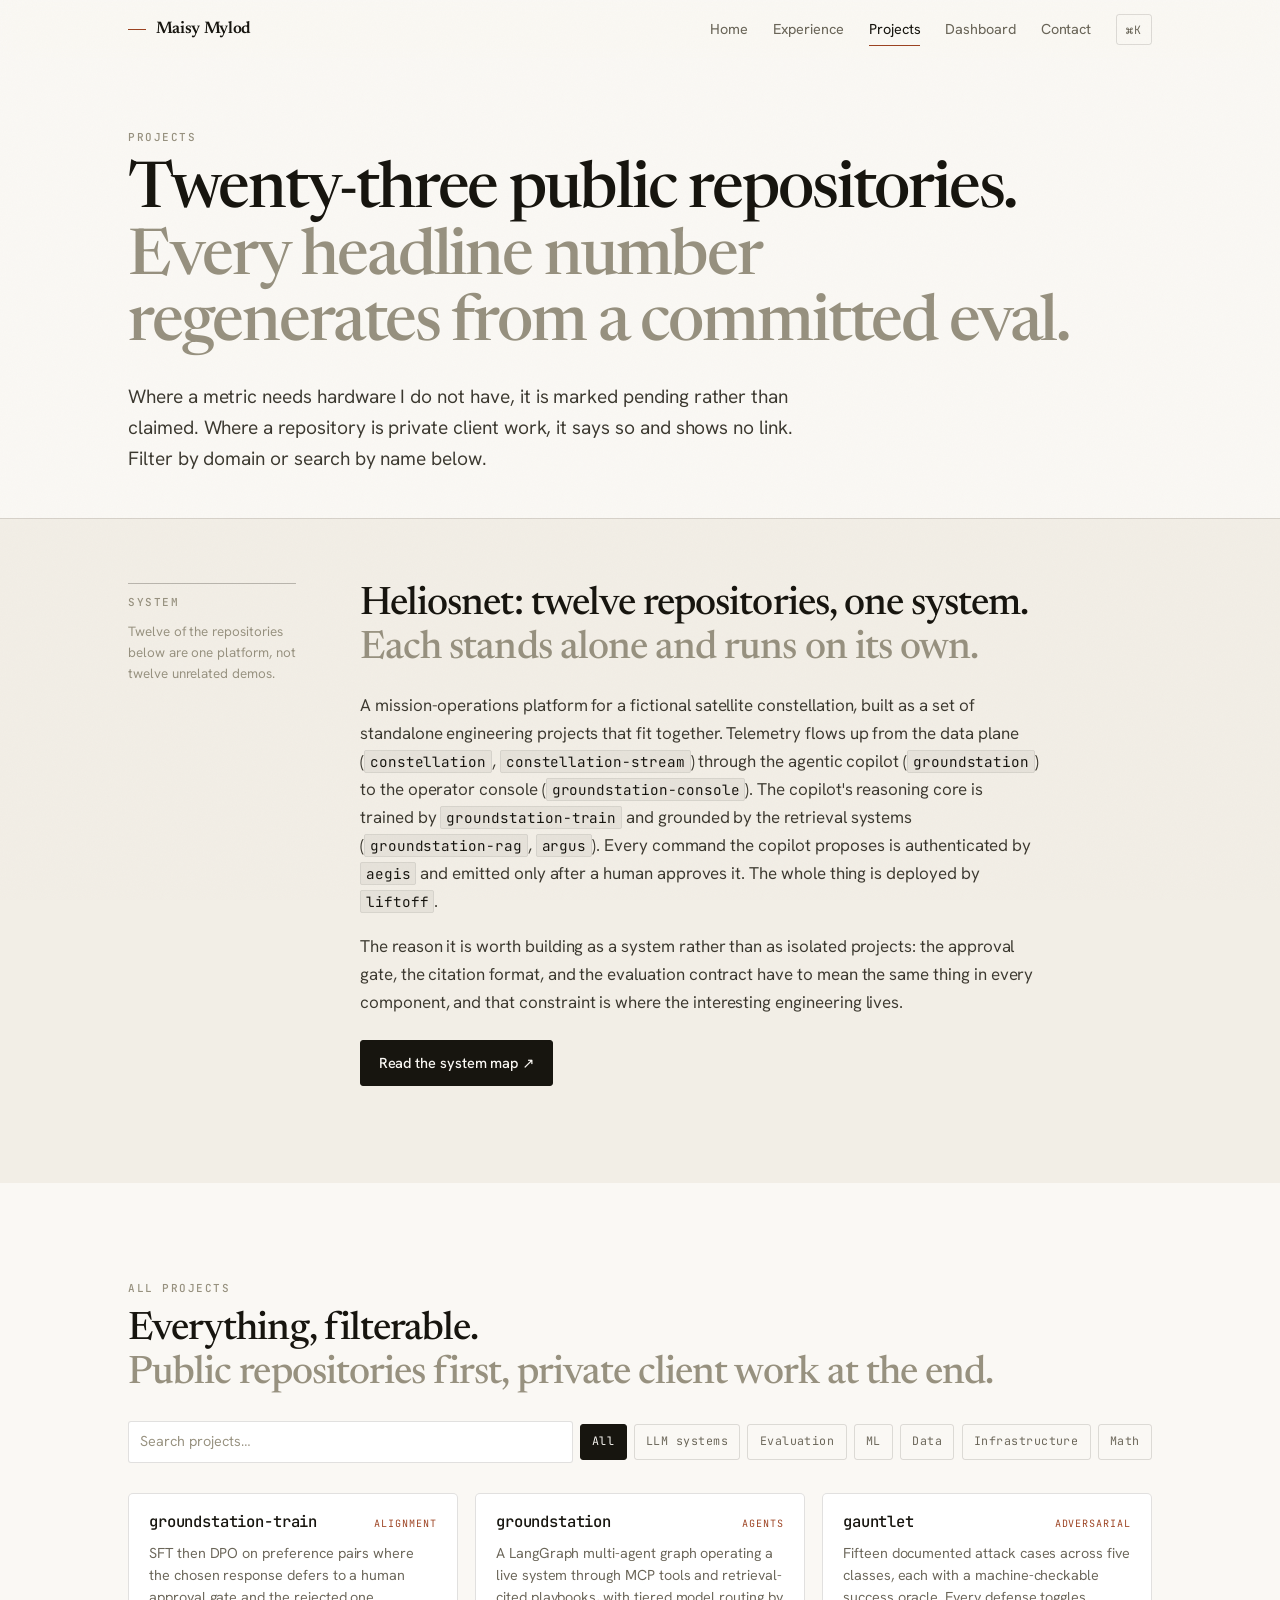
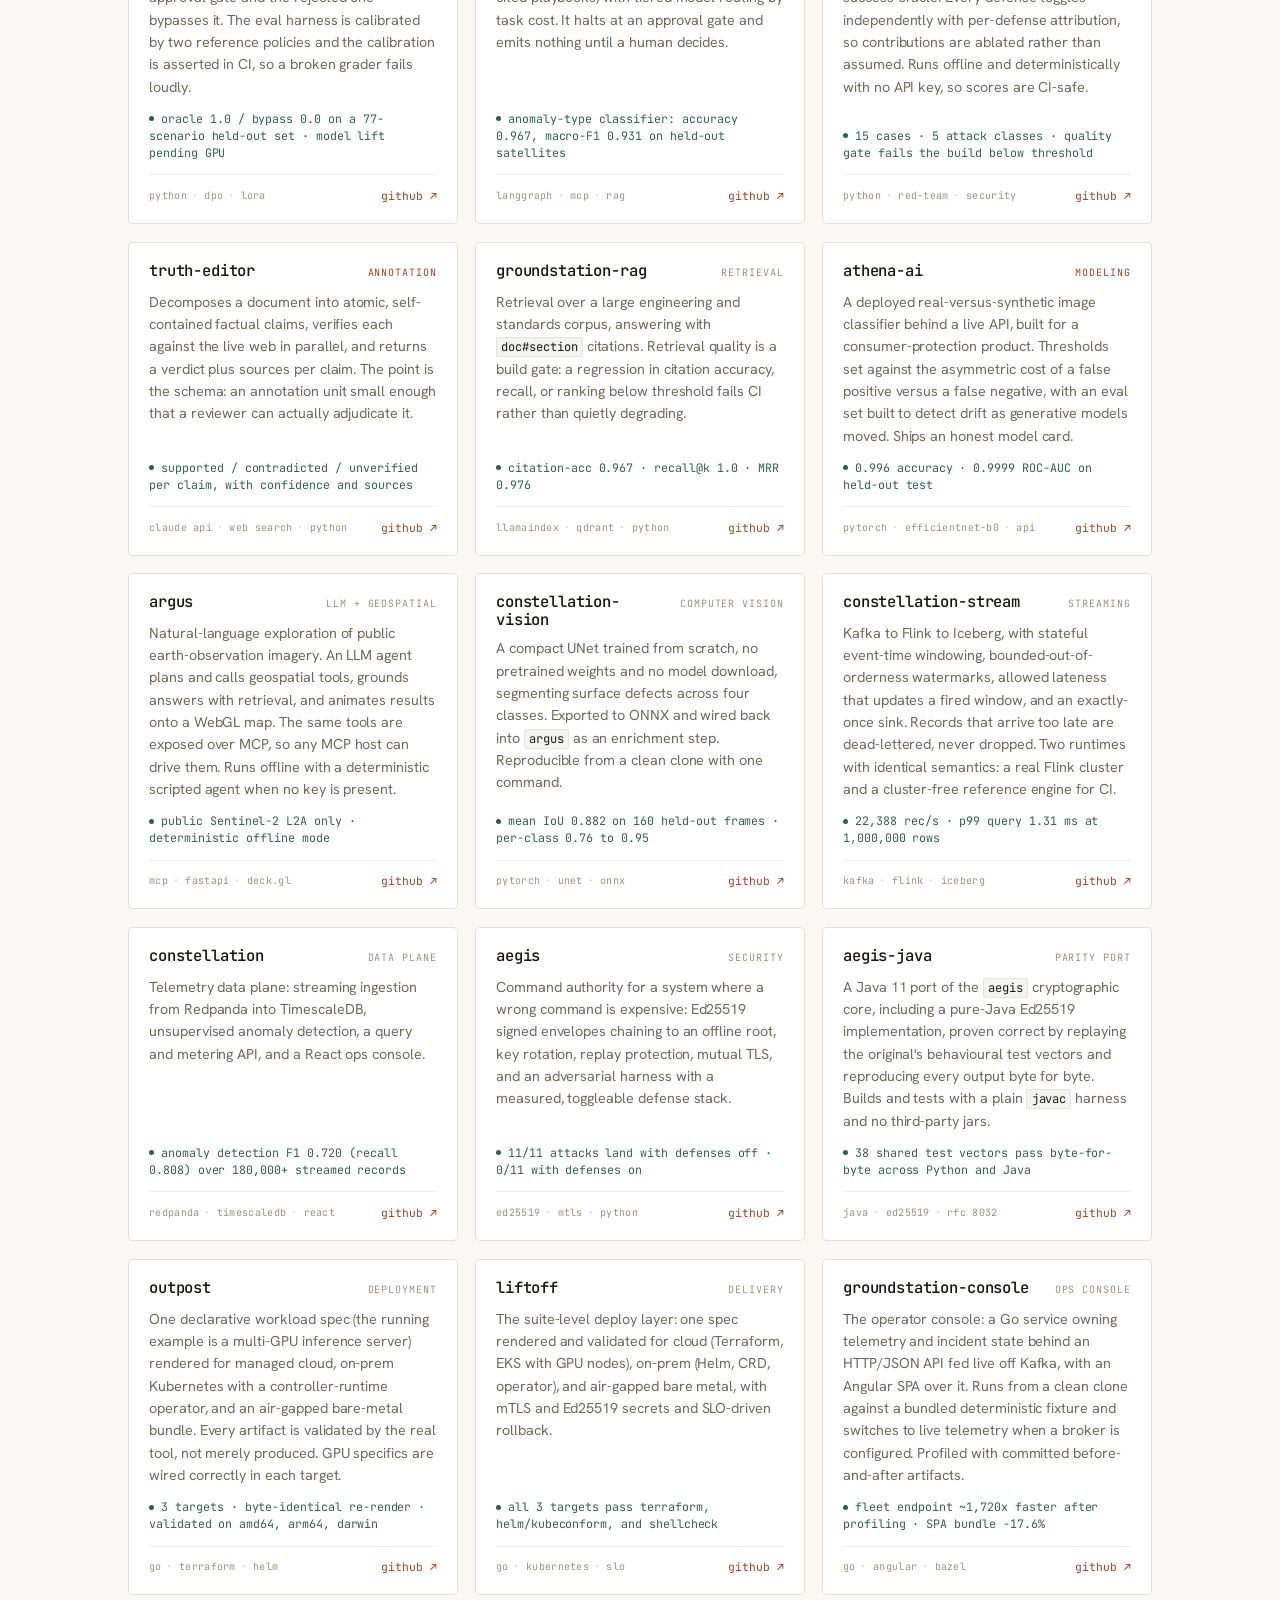
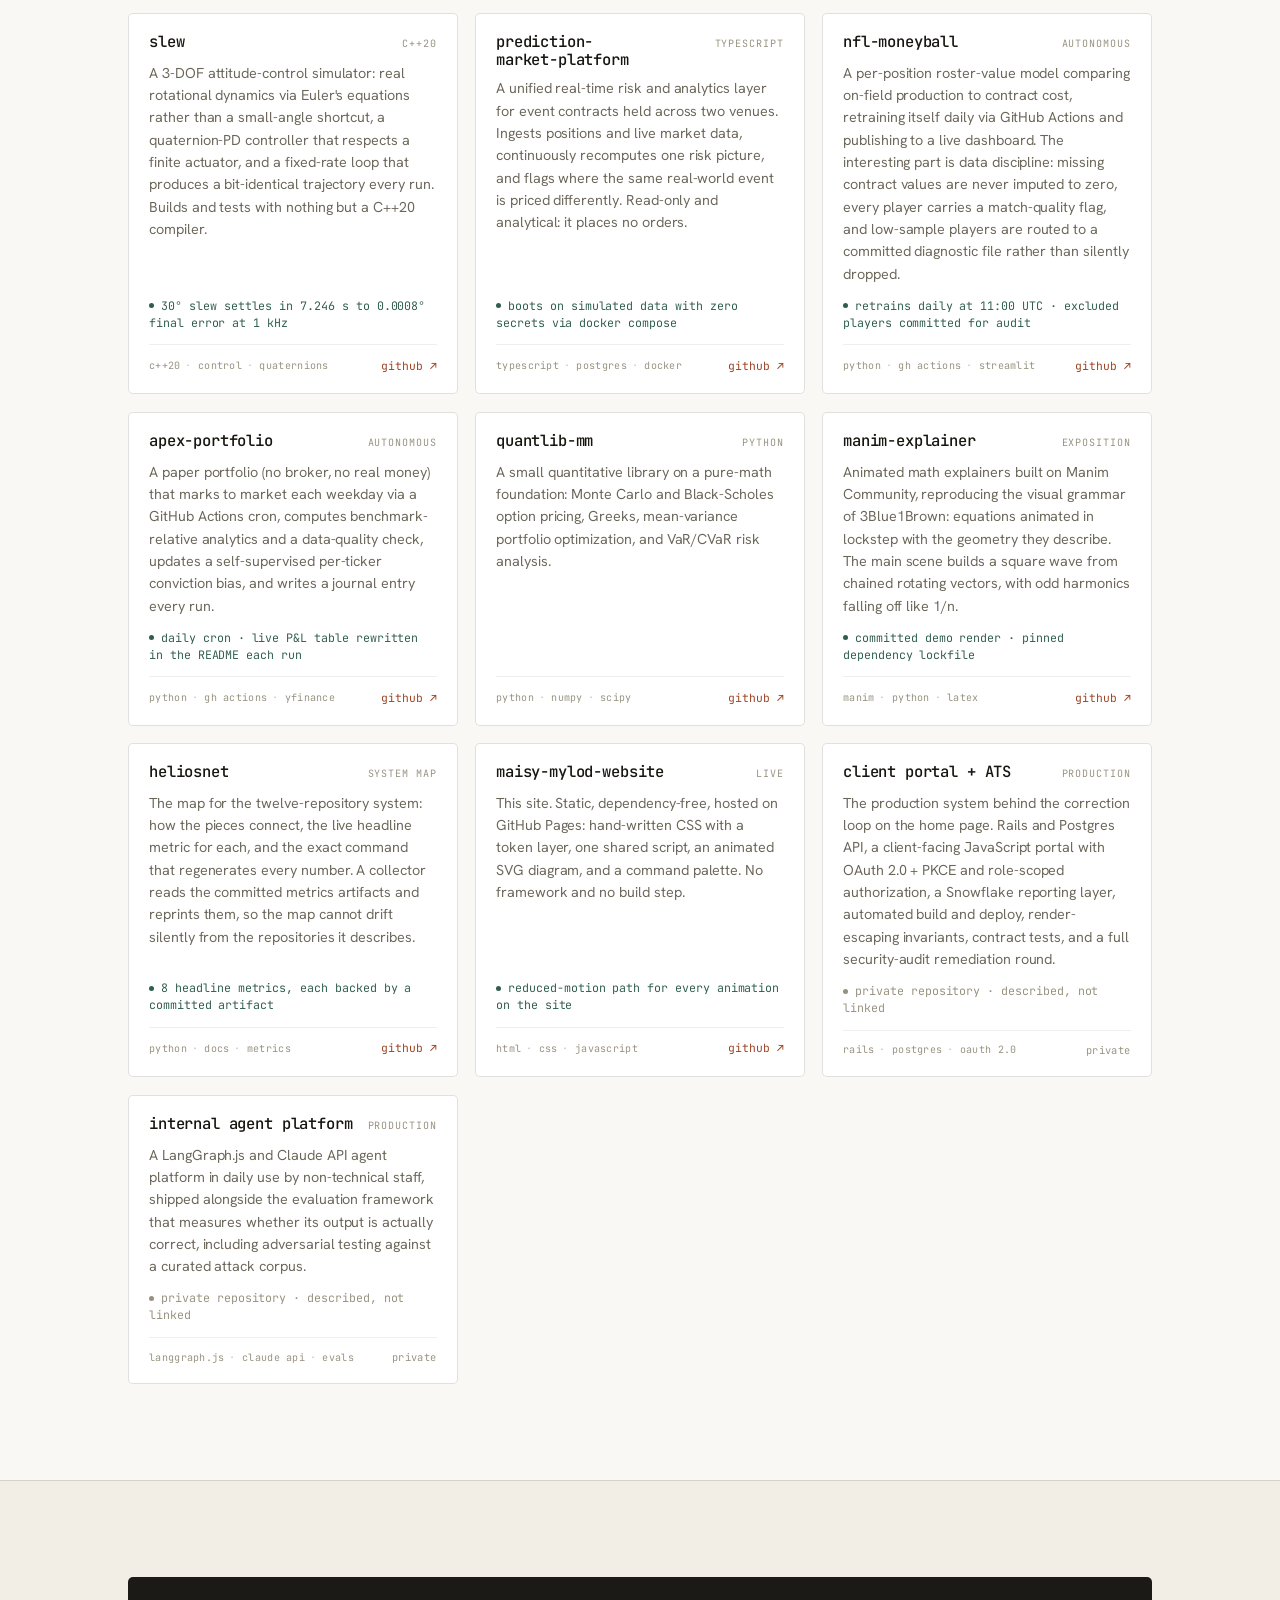
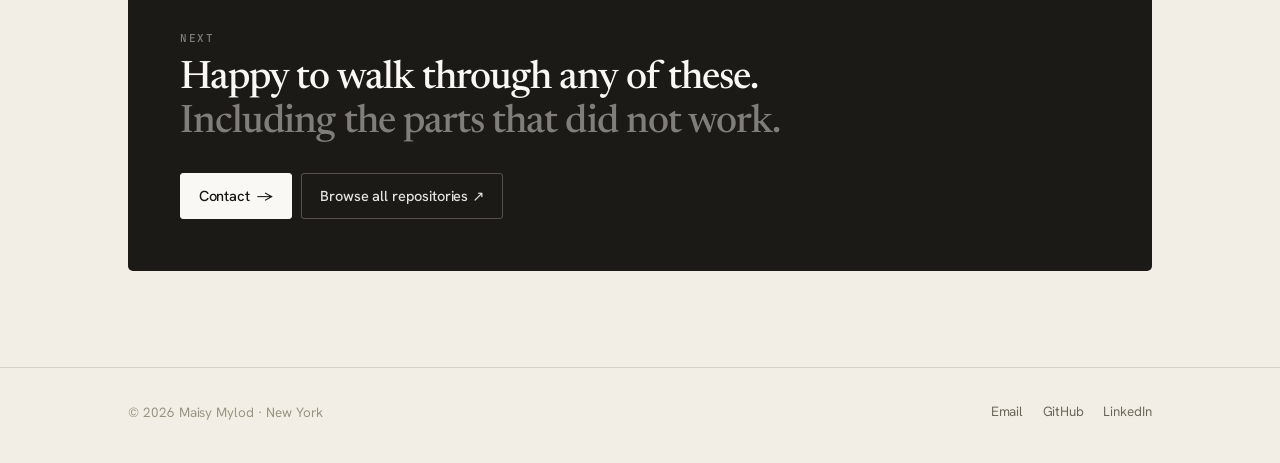
<file: projects.html>
<!DOCTYPE html>
<html lang="en">
<head>
<meta charset="UTF-8">
<meta name="viewport" content="width=device-width, initial-scale=1">
<meta name="description" content="Projects by Maisy Mylod — preference alignment, agent orchestration, adversarial evaluation, annotation schemas, streaming data, and deployment tooling. Every headline number regenerates from a committed eval.">
<meta name="theme-color" content="#faf8f4">
<title>Projects — Maisy Mylod</title>
<link rel="icon" type="image/png" href="favicon.png">
<link rel="apple-touch-icon" href="favicon.png">
<link rel="preconnect" href="https://fonts.googleapis.com">
<link rel="preconnect" href="https://fonts.gstatic.com" crossorigin>
<link href="https://fonts.googleapis.com/css2?family=Hanken+Grotesk:wght@300..700&amp;family=JetBrains+Mono:wght@400;500&amp;family=Newsreader:opsz,wght@6..72,400;6..72,500;6..72,600&amp;display=swap" rel="stylesheet">
<link rel="stylesheet" href="theme.css">
<link rel="stylesheet" href="styles.css">
</head>
<body>
<div class="grain" aria-hidden="true"></div>
<div class="scroll-progress" aria-hidden="true"></div>

<nav class="site-nav" aria-label="Primary">
  <div class="nav-inner">
    <a href="index.html" class="brand"><span class="brand-rule" aria-hidden="true"></span>Maisy Mylod</a>
    <div class="nav-links">
      <a href="index.html" class="nav-link">Home</a>
      <a href="experience.html" class="nav-link">Experience</a>
      <a href="projects.html" class="nav-link active">Projects</a>
      <a href="dashboard.html" class="nav-link">Dashboard</a>
      <a href="contact.html" class="nav-link">Contact</a>
      <button class="nav-cta" data-open-palette aria-label="Open command palette">⌘K</button>
    </div>
    <button class="nav-toggle" aria-label="Open menu" aria-controls="mobile-menu" aria-expanded="false">
      <svg width="18" height="18" viewBox="0 0 24 24" fill="none" stroke="currentColor" stroke-width="1.8" aria-hidden="true"><path d="M3 6h18M3 12h18M3 18h18"/></svg>
    </button>
  </div>
</nav>

<div id="mobile-menu" class="hidden" role="menu">
  <a href="index.html">Home</a>
  <a href="experience.html">Experience</a>
  <a href="projects.html">Projects</a>
  <a href="dashboard.html">Dashboard</a>
  <a href="contact.html">Contact</a>
  <a href="https://github.com/maisymylod" target="_blank" rel="noopener">GitHub ↗</a>
</div>

<header class="page-header">
  <div class="container">
    <span class="eyebrow reveal">Projects</span>
    <h1 class="display reveal" style="margin-top:0.8rem;">
      Twenty-three public repositories.
      <span class="dim block">Every headline number regenerates from a committed eval.</span>
    </h1>
    <p class="lede reveal" style="margin-top:1.4rem;">
      Where a metric needs hardware I do not have, it is marked pending rather than claimed. Where a repository
      is private client work, it says so and shows no link. Filter by domain or search by name below.
    </p>
  </div>
</header>

<main>

<!-- ═══════════════════════════ HELIOSNET ═══════════════════════════ -->
<section id="heliosnet" class="sunk ruled" style="padding-top:clamp(2.5rem,6vw,4rem);">
  <div class="container">
    <div class="spine">
      <div class="spine-rail reveal">
        <span class="rail-label">System</span>
        <p class="rail-note">Twelve of the repositories below are one platform, not twelve unrelated demos.</p>
      </div>

      <div>
        <h2 class="headline reveal">
          Heliosnet: twelve repositories, one system.
          <span class="dim block">Each stands alone and runs on its own.</span>
        </h2>

        <div class="prose reveal" style="margin-top:1.2rem;">
          <p>
            A mission-operations platform for a fictional satellite constellation, built as a set of standalone
            engineering projects that fit together. Telemetry flows up from the data plane
            (<code>constellation</code>, <code>constellation-stream</code>) through the agentic copilot
            (<code>groundstation</code>) to the operator console (<code>groundstation-console</code>). The
            copilot's reasoning core is trained by <code>groundstation-train</code> and grounded by the
            retrieval systems (<code>groundstation-rag</code>, <code>argus</code>). Every command the copilot
            proposes is authenticated by <code>aegis</code> and emitted only after a human approves it. The
            whole thing is deployed by <code>liftoff</code>.
          </p>
          <p>
            The reason it is worth building as a system rather than as isolated projects: the approval gate,
            the citation format, and the evaluation contract have to mean the same thing in every component,
            and that constraint is where the interesting engineering lives.
          </p>
        </div>

        <div class="btn-row reveal" style="margin-top:1.5rem;">
          <a href="https://github.com/maisymylod/heliosnet" target="_blank" rel="noopener" class="btn btn-primary">Read the system map ↗</a>
        </div>
      </div>
    </div>
  </div>
</section>

<!-- ═══════════════════════════ ALL PROJECTS ═══════════════════════════ -->
<section id="all-projects">
  <div class="container">
    <span class="eyebrow reveal">All projects</span>
    <h2 class="headline reveal" style="margin-top:0.7rem;">
      Everything, filterable.
      <span class="dim block">Public repositories first, private client work at the end.</span>
    </h2>

    <div class="filter-bar reveal" role="toolbar" aria-label="Project filter">
      <input type="search" class="filter-search" id="proj-search" placeholder="Search projects…" aria-label="Search projects">
      <button class="filter-btn active" data-filter="all">All</button>
      <button class="filter-btn" data-filter="llm">LLM systems</button>
      <button class="filter-btn" data-filter="eval">Evaluation</button>
      <button class="filter-btn" data-filter="ml">ML</button>
      <button class="filter-btn" data-filter="data">Data</button>
      <button class="filter-btn" data-filter="infra">Infrastructure</button>
      <button class="filter-btn" data-filter="math">Math</button>
    </div>

    <div class="proj-grid stagger" id="proj-grid">

      <article class="proj-card reveal" data-tags="llm eval ml" data-text="groundstation-train sft dpo lora qlora preference alignment approval gate compliance eval harness calibration heliosnet">
        <div class="proj-head">
          <h3 class="proj-name">groundstation-train</h3>
          <span class="proj-status flag">alignment</span>
        </div>
        <p class="proj-desc">SFT then DPO on preference pairs where the chosen response defers to a human approval gate and the rejected one bypasses it. The eval harness is calibrated by two reference policies and the calibration is asserted in CI, so a broken grader fails loudly.</p>
        <p class="proj-metric">oracle 1.0 / bypass 0.0 on a 77-scenario held-out set · model lift pending GPU</p>
        <div class="proj-foot">
          <div class="proj-tags"><span class="proj-tag">python</span><span class="proj-tag">dpo</span><span class="proj-tag">lora</span></div>
          <a href="https://github.com/maisymylod/groundstation-train" target="_blank" rel="noopener" class="proj-link">github ↗</a>
        </div>
      </article>

      <article class="proj-card reveal" data-tags="llm eval" data-text="groundstation langgraph multi-agent mcp rag mission ops copilot human in the loop approval gate tiered model routing anomaly classifier heliosnet">
        <div class="proj-head">
          <h3 class="proj-name">groundstation</h3>
          <span class="proj-status flag">agents</span>
        </div>
        <p class="proj-desc">A LangGraph multi-agent graph operating a live system through MCP tools and retrieval-cited playbooks, with tiered model routing by task cost. It halts at an approval gate and emits nothing until a human decides.</p>
        <p class="proj-metric">anomaly-type classifier: accuracy 0.967, macro-F1 0.931 on held-out satellites</p>
        <div class="proj-foot">
          <div class="proj-tags"><span class="proj-tag">langgraph</span><span class="proj-tag">mcp</span><span class="proj-tag">rag</span></div>
          <a href="https://github.com/maisymylod/groundstation" target="_blank" rel="noopener" class="proj-link">github ↗</a>
        </div>
      </article>

      <article class="proj-card reveal" data-tags="llm eval" data-text="gauntlet adversarial llm agents red team defense prompt injection jailbreak exfiltration tool abuse deterministic offline ablation">
        <div class="proj-head">
          <h3 class="proj-name">gauntlet</h3>
          <span class="proj-status flag">adversarial</span>
        </div>
        <p class="proj-desc">Fifteen documented attack cases across five classes, each with a machine-checkable success oracle. Every defense toggles independently with per-defense attribution, so contributions are ablated rather than assumed. Runs offline and deterministically with no API key, so scores are CI-safe.</p>
        <p class="proj-metric">15 cases · 5 attack classes · quality gate fails the build below threshold</p>
        <div class="proj-foot">
          <div class="proj-tags"><span class="proj-tag">python</span><span class="proj-tag">red-team</span><span class="proj-tag">security</span></div>
          <a href="https://github.com/maisymylod/gauntlet" target="_blank" rel="noopener" class="proj-link">github ↗</a>
        </div>
      </article>

      <article class="proj-card reveal" data-tags="llm eval" data-text="truth-editor fact check atomic claims verdict sources annotation schema claude web search rewrite">
        <div class="proj-head">
          <h3 class="proj-name">truth-editor</h3>
          <span class="proj-status flag">annotation</span>
        </div>
        <p class="proj-desc">Decomposes a document into atomic, self-contained factual claims, verifies each against the live web in parallel, and returns a verdict plus sources per claim. The point is the schema: an annotation unit small enough that a reviewer can actually adjudicate it.</p>
        <p class="proj-metric">supported / contradicted / unverified per claim, with confidence and sources</p>
        <div class="proj-foot">
          <div class="proj-tags"><span class="proj-tag">claude api</span><span class="proj-tag">web search</span><span class="proj-tag">python</span></div>
          <a href="https://github.com/maisymylod/truth-editor" target="_blank" rel="noopener" class="proj-link">github ↗</a>
        </div>
      </article>

      <article class="proj-card reveal" data-tags="llm eval data" data-text="groundstation-rag retrieval llamaindex qdrant citation accuracy recall mrr ci gate corpus heliosnet">
        <div class="proj-head">
          <h3 class="proj-name">groundstation-rag</h3>
          <span class="proj-status">retrieval</span>
        </div>
        <p class="proj-desc">Retrieval over a large engineering and standards corpus, answering with <code>doc#section</code> citations. Retrieval quality is a build gate: a regression in citation accuracy, recall, or ranking below threshold fails CI rather than quietly degrading.</p>
        <p class="proj-metric">citation-acc 0.967 · recall@k 1.0 · MRR 0.976</p>
        <div class="proj-foot">
          <div class="proj-tags"><span class="proj-tag">llamaindex</span><span class="proj-tag">qdrant</span><span class="proj-tag">python</span></div>
          <a href="https://github.com/maisymylod/groundstation-rag" target="_blank" rel="noopener" class="proj-link">github ↗</a>
        </div>
      </article>

      <article class="proj-card reveal" data-tags="ml eval" data-text="athena-ai deepfake synthetic media detection efficientnet pytorch classifier roc auc model card asymmetric cost threshold drift">
        <div class="proj-head">
          <h3 class="proj-name">athena-ai</h3>
          <span class="proj-status flag">modeling</span>
        </div>
        <p class="proj-desc">A deployed real-versus-synthetic image classifier behind a live API, built for a consumer-protection product. Thresholds set against the asymmetric cost of a false positive versus a false negative, with an eval set built to detect drift as generative models moved. Ships an honest model card.</p>
        <p class="proj-metric">0.996 accuracy · 0.9999 ROC-AUC on held-out test</p>
        <div class="proj-foot">
          <div class="proj-tags"><span class="proj-tag">pytorch</span><span class="proj-tag">efficientnet-b0</span><span class="proj-tag">api</span></div>
          <a href="https://github.com/maisymylod/athena-ai" target="_blank" rel="noopener" class="proj-link">github ↗</a>
        </div>
      </article>

      <article class="proj-card reveal" data-tags="llm ml data" data-text="argus earth observation geospatial mcp sentinel-2 stac ndvi onnx webgl deck.gl agent tool calling">
        <div class="proj-head">
          <h3 class="proj-name">argus</h3>
          <span class="proj-status">llm + geospatial</span>
        </div>
        <p class="proj-desc">Natural-language exploration of public earth-observation imagery. An LLM agent plans and calls geospatial tools, grounds answers with retrieval, and animates results onto a WebGL map. The same tools are exposed over MCP, so any MCP host can drive them. Runs offline with a deterministic scripted agent when no key is present.</p>
        <p class="proj-metric">public Sentinel-2 L2A only · deterministic offline mode</p>
        <div class="proj-foot">
          <div class="proj-tags"><span class="proj-tag">mcp</span><span class="proj-tag">fastapi</span><span class="proj-tag">deck.gl</span></div>
          <a href="https://github.com/maisymylod/argus" target="_blank" rel="noopener" class="proj-link">github ↗</a>
        </div>
      </article>

      <article class="proj-card reveal" data-tags="ml eval" data-text="constellation-vision unet semantic segmentation from scratch onnx defect detection iou heliosnet">
        <div class="proj-head">
          <h3 class="proj-name">constellation-vision</h3>
          <span class="proj-status">computer vision</span>
        </div>
        <p class="proj-desc">A compact UNet trained from scratch, no pretrained weights and no model download, segmenting surface defects across four classes. Exported to ONNX and wired back into <code>argus</code> as an enrichment step. Reproducible from a clean clone with one command.</p>
        <p class="proj-metric">mean IoU 0.882 on 160 held-out frames · per-class 0.76 to 0.95</p>
        <div class="proj-foot">
          <div class="proj-tags"><span class="proj-tag">pytorch</span><span class="proj-tag">unet</span><span class="proj-tag">onnx</span></div>
          <a href="https://github.com/maisymylod/constellation-vision" target="_blank" rel="noopener" class="proj-link">github ↗</a>
        </div>
      </article>

      <article class="proj-card reveal" data-tags="data infra" data-text="constellation-stream kafka flink iceberg lakehouse watermark late data exactly once idempotent sink grafana heliosnet">
        <div class="proj-head">
          <h3 class="proj-name">constellation-stream</h3>
          <span class="proj-status">streaming</span>
        </div>
        <p class="proj-desc">Kafka to Flink to Iceberg, with stateful event-time windowing, bounded-out-of-orderness watermarks, allowed lateness that updates a fired window, and an exactly-once sink. Records that arrive too late are dead-lettered, never dropped. Two runtimes with identical semantics: a real Flink cluster and a cluster-free reference engine for CI.</p>
        <p class="proj-metric">22,388 rec/s · p99 query 1.31 ms at 1,000,000 rows</p>
        <div class="proj-foot">
          <div class="proj-tags"><span class="proj-tag">kafka</span><span class="proj-tag">flink</span><span class="proj-tag">iceberg</span></div>
          <a href="https://github.com/maisymylod/constellation-stream" target="_blank" rel="noopener" class="proj-link">github ↗</a>
        </div>
      </article>

      <article class="proj-card reveal" data-tags="data ml" data-text="constellation telemetry data plane redpanda timescaledb streaming ingestion anomaly detection react ops console heliosnet">
        <div class="proj-head">
          <h3 class="proj-name">constellation</h3>
          <span class="proj-status">data plane</span>
        </div>
        <p class="proj-desc">Telemetry data plane: streaming ingestion from Redpanda into TimescaleDB, unsupervised anomaly detection, a query and metering API, and a React ops console.</p>
        <p class="proj-metric">anomaly detection F1 0.720 (recall 0.808) over 180,000+ streamed records</p>
        <div class="proj-foot">
          <div class="proj-tags"><span class="proj-tag">redpanda</span><span class="proj-tag">timescaledb</span><span class="proj-tag">react</span></div>
          <a href="https://github.com/maisymylod/constellation" target="_blank" rel="noopener" class="proj-link">github ↗</a>
        </div>
      </article>

      <article class="proj-card reveal" data-tags="infra eval" data-text="aegis security ed25519 signed command authentication replay protection key rotation offline root mutual tls adversarial defense harness heliosnet">
        <div class="proj-head">
          <h3 class="proj-name">aegis</h3>
          <span class="proj-status">security</span>
        </div>
        <p class="proj-desc">Command authority for a system where a wrong command is expensive: Ed25519 signed envelopes chaining to an offline root, key rotation, replay protection, mutual TLS, and an adversarial harness with a measured, toggleable defense stack.</p>
        <p class="proj-metric">11/11 attacks land with defenses off · 0/11 with defenses on</p>
        <div class="proj-foot">
          <div class="proj-tags"><span class="proj-tag">ed25519</span><span class="proj-tag">mtls</span><span class="proj-tag">python</span></div>
          <a href="https://github.com/maisymylod/aegis" target="_blank" rel="noopener" class="proj-link">github ↗</a>
        </div>
      </article>

      <article class="proj-card reveal" data-tags="infra" data-text="aegis-java cross language parity port java 11 ed25519 rfc 8032 test vectors byte for byte javac">
        <div class="proj-head">
          <h3 class="proj-name">aegis-java</h3>
          <span class="proj-status">parity port</span>
        </div>
        <p class="proj-desc">A Java 11 port of the <code>aegis</code> cryptographic core, including a pure-Java Ed25519 implementation, proven correct by replaying the original's behavioural test vectors and reproducing every output byte for byte. Builds and tests with a plain <code>javac</code> harness and no third-party jars.</p>
        <p class="proj-metric">38 shared test vectors pass byte-for-byte across Python and Java</p>
        <div class="proj-foot">
          <div class="proj-tags"><span class="proj-tag">java</span><span class="proj-tag">ed25519</span><span class="proj-tag">rfc 8032</span></div>
          <a href="https://github.com/maisymylod/aegis-java" target="_blank" rel="noopener" class="proj-link">github ↗</a>
        </div>
      </article>

      <article class="proj-card reveal" data-tags="infra" data-text="outpost go cli multi target deployment generator cloud on-prem air gapped bare metal terraform helm kubeconform shellcheck gpu nccl infiniband deterministic">
        <div class="proj-head">
          <h3 class="proj-name">outpost</h3>
          <span class="proj-status">deployment</span>
        </div>
        <p class="proj-desc">One declarative workload spec (the running example is a multi-GPU inference server) rendered for managed cloud, on-prem Kubernetes with a controller-runtime operator, and an air-gapped bare-metal bundle. Every artifact is validated by the real tool, not merely produced. GPU specifics are wired correctly in each target.</p>
        <p class="proj-metric">3 targets · byte-identical re-render · validated on amd64, arm64, darwin</p>
        <div class="proj-foot">
          <div class="proj-tags"><span class="proj-tag">go</span><span class="proj-tag">terraform</span><span class="proj-tag">helm</span></div>
          <a href="https://github.com/maisymylod/outpost" target="_blank" rel="noopener" class="proj-link">github ↗</a>
        </div>
      </article>

      <article class="proj-card reveal" data-tags="infra" data-text="liftoff go deploy build reliability declarative suite spec cloud on-prem air gapped slo rollback mtls ed25519 secrets heliosnet">
        <div class="proj-head">
          <h3 class="proj-name">liftoff</h3>
          <span class="proj-status">delivery</span>
        </div>
        <p class="proj-desc">The suite-level deploy layer: one spec rendered and validated for cloud (Terraform, EKS with GPU nodes), on-prem (Helm, CRD, operator), and air-gapped bare metal, with mTLS and Ed25519 secrets and SLO-driven rollback.</p>
        <p class="proj-metric">all 3 targets pass terraform, helm/kubeconform, and shellcheck</p>
        <div class="proj-foot">
          <div class="proj-tags"><span class="proj-tag">go</span><span class="proj-tag">kubernetes</span><span class="proj-tag">slo</span></div>
          <a href="https://github.com/maisymylod/liftoff" target="_blank" rel="noopener" class="proj-link">github ↗</a>
        </div>
      </article>

      <article class="proj-card reveal" data-tags="infra data" data-text="groundstation-console angular go kafka profiled slo terraform bazel operator console spa heliosnet">
        <div class="proj-head">
          <h3 class="proj-name">groundstation-console</h3>
          <span class="proj-status">ops console</span>
        </div>
        <p class="proj-desc">The operator console: a Go service owning telemetry and incident state behind an HTTP/JSON API fed live off Kafka, with an Angular SPA over it. Runs from a clean clone against a bundled deterministic fixture and switches to live telemetry when a broker is configured. Profiled with committed before-and-after artifacts.</p>
        <p class="proj-metric">fleet endpoint ~1,720x faster after profiling · SPA bundle -17.6%</p>
        <div class="proj-foot">
          <div class="proj-tags"><span class="proj-tag">go</span><span class="proj-tag">angular</span><span class="proj-tag">bazel</span></div>
          <a href="https://github.com/maisymylod/groundstation-console" target="_blank" rel="noopener" class="proj-link">github ↗</a>
        </div>
      </article>

      <article class="proj-card reveal" data-tags="math infra" data-text="slew c++20 spacecraft attitude control quaternion rigid body euler equations pd controller saturating actuator deterministic fixed rate jitter">
        <div class="proj-head">
          <h3 class="proj-name">slew</h3>
          <span class="proj-status">c++20</span>
        </div>
        <p class="proj-desc">A 3-DOF attitude-control simulator: real rotational dynamics via Euler's equations rather than a small-angle shortcut, a quaternion-PD controller that respects a finite actuator, and a fixed-rate loop that produces a bit-identical trajectory every run. Builds and tests with nothing but a C++20 compiler.</p>
        <p class="proj-metric">30° slew settles in 7.246 s to 0.0008° final error at 1 kHz</p>
        <div class="proj-foot">
          <div class="proj-tags"><span class="proj-tag">c++20</span><span class="proj-tag">control</span><span class="proj-tag">quaternions</span></div>
          <a href="https://github.com/maisymylod/slew" target="_blank" rel="noopener" class="proj-link">github ↗</a>
        </div>
      </article>

      <article class="proj-card reveal" data-tags="data infra" data-text="prediction-market-platform kalshi polymarket typescript cross venue risk analytics event contracts postgres real time basis">
        <div class="proj-head">
          <h3 class="proj-name">prediction-market-platform</h3>
          <span class="proj-status">typescript</span>
        </div>
        <p class="proj-desc">A unified real-time risk and analytics layer for event contracts held across two venues. Ingests positions and live market data, continuously recomputes one risk picture, and flags where the same real-world event is priced differently. Read-only and analytical: it places no orders.</p>
        <p class="proj-metric">boots on simulated data with zero secrets via docker compose</p>
        <div class="proj-foot">
          <div class="proj-tags"><span class="proj-tag">typescript</span><span class="proj-tag">postgres</span><span class="proj-tag">docker</span></div>
          <a href="https://github.com/maisymylod/prediction-market-platform" target="_blank" rel="noopener" class="proj-link">github ↗</a>
        </div>
      </article>

      <article class="proj-card reveal" data-tags="ml data" data-text="nfl-moneyball roster value model contract data missing values imputation confidence labels github actions daily retraining streamlit dashboard">
        <div class="proj-head">
          <h3 class="proj-name">nfl-moneyball</h3>
          <span class="proj-status">autonomous</span>
        </div>
        <p class="proj-desc">A per-position roster-value model comparing on-field production to contract cost, retraining itself daily via GitHub Actions and publishing to a live dashboard. The interesting part is data discipline: missing contract values are never imputed to zero, every player carries a match-quality flag, and low-sample players are routed to a committed diagnostic file rather than silently dropped.</p>
        <p class="proj-metric">retrains daily at 11:00 UTC · excluded players committed for audit</p>
        <div class="proj-foot">
          <div class="proj-tags"><span class="proj-tag">python</span><span class="proj-tag">gh actions</span><span class="proj-tag">streamlit</span></div>
          <a href="https://github.com/maisymylod/nfl-moneyball" target="_blank" rel="noopener" class="proj-link">github ↗</a>
        </div>
      </article>

      <article class="proj-card reveal" data-tags="ml data" data-text="apex-portfolio paper portfolio 13f self supervised conviction bias journal github actions cron yfinance">
        <div class="proj-head">
          <h3 class="proj-name">apex-portfolio</h3>
          <span class="proj-status">autonomous</span>
        </div>
        <p class="proj-desc">A paper portfolio (no broker, no real money) that marks to market each weekday via a GitHub Actions cron, computes benchmark-relative analytics and a data-quality check, updates a self-supervised per-ticker conviction bias, and writes a journal entry every run.</p>
        <p class="proj-metric">daily cron · live P&amp;L table rewritten in the README each run</p>
        <div class="proj-foot">
          <div class="proj-tags"><span class="proj-tag">python</span><span class="proj-tag">gh actions</span><span class="proj-tag">yfinance</span></div>
          <a href="https://github.com/maisymylod/apex-portfolio" target="_blank" rel="noopener" class="proj-link">github ↗</a>
        </div>
      </article>

      <article class="proj-card reveal" data-tags="math" data-text="quantlib-mm quantitative finance monte carlo black scholes option pricing portfolio optimization value at risk cvar greeks">
        <div class="proj-head">
          <h3 class="proj-name">quantlib-mm</h3>
          <span class="proj-status">python</span>
        </div>
        <p class="proj-desc">A small quantitative library on a pure-math foundation: Monte Carlo and Black-Scholes option pricing, Greeks, mean-variance portfolio optimization, and VaR/CVaR risk analysis.</p>
        <div class="proj-foot">
          <div class="proj-tags"><span class="proj-tag">python</span><span class="proj-tag">numpy</span><span class="proj-tag">scipy</span></div>
          <a href="https://github.com/maisymylod/quantlib-mm" target="_blank" rel="noopener" class="proj-link">github ↗</a>
        </div>
      </article>

      <article class="proj-card reveal" data-tags="math" data-text="manim-explainer 3blue1brown math explainer fourier series epicycles rotating vectors square wave animation manim community">
        <div class="proj-head">
          <h3 class="proj-name">manim-explainer</h3>
          <span class="proj-status">exposition</span>
        </div>
        <p class="proj-desc">Animated math explainers built on Manim Community, reproducing the visual grammar of 3Blue1Brown: equations animated in lockstep with the geometry they describe. The main scene builds a square wave from chained rotating vectors, with odd harmonics falling off like 1/n.</p>
        <p class="proj-metric">committed demo render · pinned dependency lockfile</p>
        <div class="proj-foot">
          <div class="proj-tags"><span class="proj-tag">manim</span><span class="proj-tag">python</span><span class="proj-tag">latex</span></div>
          <a href="https://github.com/maisymylod/manim-explainer" target="_blank" rel="noopener" class="proj-link">github ↗</a>
        </div>
      </article>

      <article class="proj-card reveal" data-tags="infra eval" data-text="heliosnet system map meta repo live headline metrics collect_metrics scheduled retraining eval gating">
        <div class="proj-head">
          <h3 class="proj-name">heliosnet</h3>
          <span class="proj-status">system map</span>
        </div>
        <p class="proj-desc">The map for the twelve-repository system: how the pieces connect, the live headline metric for each, and the exact command that regenerates every number. A collector reads the committed metrics artifacts and reprints them, so the map cannot drift silently from the repositories it describes.</p>
        <p class="proj-metric">8 headline metrics, each backed by a committed artifact</p>
        <div class="proj-foot">
          <div class="proj-tags"><span class="proj-tag">python</span><span class="proj-tag">docs</span><span class="proj-tag">metrics</span></div>
          <a href="https://github.com/maisymylod/heliosnet" target="_blank" rel="noopener" class="proj-link">github ↗</a>
        </div>
      </article>

      <article class="proj-card reveal" data-tags="infra" data-text="portfolio site this website html css javascript esbuild github pages command palette svg animation">
        <div class="proj-head">
          <h3 class="proj-name">maisy-mylod-website</h3>
          <span class="proj-status">live</span>
        </div>
        <p class="proj-desc">This site. Static, dependency-free, hosted on GitHub Pages: hand-written CSS with a token layer, one shared script, an animated SVG diagram, and a command palette. No framework and no build step.</p>
        <p class="proj-metric">reduced-motion path for every animation on the site</p>
        <div class="proj-foot">
          <div class="proj-tags"><span class="proj-tag">html</span><span class="proj-tag">css</span><span class="proj-tag">javascript</span></div>
          <a href="https://github.com/maisymylod/maisy-mylod-website" target="_blank" rel="noopener" class="proj-link">github ↗</a>
        </div>
      </article>

      <!-- Private client work -->
      <article class="proj-card reveal" data-tags="llm data infra" data-text="client portal rails postgres oauth pkce authorization ats integration goldsmith private correction loop override store">
        <div class="proj-head">
          <h3 class="proj-name">client portal + ATS</h3>
          <span class="proj-status">production</span>
        </div>
        <p class="proj-desc">The production system behind the correction loop on the home page. Rails and Postgres API, a client-facing JavaScript portal with OAuth 2.0 + PKCE and role-scoped authorization, a Snowflake reporting layer, automated build and deploy, render-escaping invariants, contract tests, and a full security-audit remediation round.</p>
        <p class="proj-metric pending">private repository · described, not linked</p>
        <div class="proj-foot">
          <div class="proj-tags"><span class="proj-tag">rails</span><span class="proj-tag">postgres</span><span class="proj-tag">oauth 2.0</span></div>
          <span class="proj-private">private</span>
        </div>
      </article>

      <article class="proj-card reveal" data-tags="llm eval" data-text="internal agent platform langgraph.js claude api evaluation framework adversarial attack corpus non-technical staff goldsmith private">
        <div class="proj-head">
          <h3 class="proj-name">internal agent platform</h3>
          <span class="proj-status">production</span>
        </div>
        <p class="proj-desc">A LangGraph.js and Claude API agent platform in daily use by non-technical staff, shipped alongside the evaluation framework that measures whether its output is actually correct, including adversarial testing against a curated attack corpus.</p>
        <p class="proj-metric pending">private repository · described, not linked</p>
        <div class="proj-foot">
          <div class="proj-tags"><span class="proj-tag">langgraph.js</span><span class="proj-tag">claude api</span><span class="proj-tag">evals</span></div>
          <span class="proj-private">private</span>
        </div>
      </article>

    </div>

    <div id="proj-empty" class="empty-note" style="display:none;">No projects match that filter.</div>
  </div>
</section>

<section id="closing" class="sunk ruled">
  <div class="container">
    <div class="final-cta reveal">
      <span class="eyebrow">Next</span>
      <h2 class="headline" style="margin-top:0.6rem;">
        Happy to walk through any of these.
        <span class="dim block">Including the parts that did not work.</span>
      </h2>
      <div class="actions">
        <a href="contact.html" class="btn btn-primary">Contact <span class="arr" aria-hidden="true">→</span></a>
        <a href="https://github.com/maisymylod" target="_blank" rel="noopener" class="btn btn-secondary">Browse all repositories ↗</a>
      </div>
    </div>
  </div>
</section>

</main>

<footer class="site-foot">
  <div class="container">
    <div class="row">
      <span>© 2026 Maisy Mylod · New York</span>
      <div class="links">
        <a href="mailto:maisymylod@gmail.com">Email</a>
        <a href="https://github.com/maisymylod" target="_blank" rel="noopener">GitHub</a>
        <a href="https://linkedin.com/in/maisymylod" target="_blank" rel="noopener">LinkedIn</a>
      </div>
    </div>
  </div>
</footer>

<div class="palette-mask hidden" role="dialog" aria-modal="true" aria-label="Command palette">
  <div class="palette">
    <input type="text" class="palette-input" placeholder="Jump to…" aria-label="Filter commands">
    <ul class="palette-list" role="listbox">
      <li data-label="home" data-href="index.html">Home <span class="key">g h</span></li>
      <li data-label="experience" data-href="experience.html">Experience <span class="key">g e</span></li>
      <li data-label="projects" data-href="projects.html">Projects <span class="key">g p</span></li>
      <li data-label="dashboard" data-href="dashboard.html">Dashboard <span class="key">g d</span></li>
      <li data-label="contact" data-href="contact.html">Contact <span class="key">g c</span></li>
      <li data-label="heliosnet system" data-section="heliosnet">↓ Heliosnet</li>
      <li data-label="all projects" data-section="all-projects">↓ All projects</li>
      <li data-label="github" data-href="https://github.com/maisymylod">Open GitHub ↗</li>
    </ul>
    <div class="palette-foot">
      <span><kbd>↑</kbd><kbd>↓</kbd> navigate</span>
      <span><kbd>↵</kbd> select</span>
      <span><kbd>esc</kbd> close</span>
    </div>
  </div>
</div>

<script src="script.js" defer></script>
<script>
/* Project filter + search. Kept local to this page. */
(function projFilter() {
    const grid = document.getElementById('proj-grid');
    const empty = document.getElementById('proj-empty');
    if (!grid) return;

    const cards = Array.from(grid.querySelectorAll('.proj-card'));
    const btns = Array.from(document.querySelectorAll('.filter-btn'));
    const search = document.getElementById('proj-search');
    let activeFilter = 'all';

    const apply = () => {
        const q = (search.value || '').trim().toLowerCase();
        let shown = 0;

        cards.forEach(card => {
            const tags = (card.dataset.tags || '').split(/\s+/);
            const text = (card.dataset.text || '').toLowerCase();
            const name = card.querySelector('.proj-name').textContent.toLowerCase();
            const matchFilter = activeFilter === 'all' || tags.includes(activeFilter);
            const matchSearch = !q || text.includes(q) || name.includes(q);
            const show = matchFilter && matchSearch;
            card.style.display = show ? '' : 'none';
            if (show) shown++;
        });

        empty.style.display = shown === 0 ? 'block' : 'none';
    };

    btns.forEach(btn => btn.addEventListener('click', () => {
        btns.forEach(b => b.classList.remove('active'));
        btn.classList.add('active');
        activeFilter = btn.dataset.filter;
        apply();
    }));

    search.addEventListener('input', apply);
}());
</script>
</body>
</html>
</file>
<file: theme.css>
/*
 * Design tokens.
 *
 * A formal, editorial system: ink on warm paper, one serif for display,
 * one quiet grotesk for text, one mono for measured values and code.
 * Colour is used sparingly and always to mean something:
 *   --accent  = the human in the loop, links, emphasis
 *   --measure = a number that came from running the code
 *
 * Convention: --foo is a hex; --foo-rgb is "R, G, B" for opacity composition.
 * Edit only this file to retune the look.
 */
:root {
    /* --- Page --- */
    --paper:          #faf8f4;   /* warm off-white, the base sheet */
    --paper-sunk:     #f2eee6;   /* recessed bands, table zebra */
    --paper-raised:   #ffffff;   /* cards lifted off the sheet */
    --paper-ink:      #1c1a16;   /* inverted sections (footer, final CTA) */
    --paper-rgb:      250, 248, 244;

    /* --- Foreground prominence ladder --- */
    --ink:            #17150f;
    --ink-rgb:        23, 21, 15;
    --ink-soft:       #3b382f;
    --ink-muted:      #6a6558;
    --ink-faint:      #97917f;

    /* --- Accent: the human in the loop --- */
    --accent:         #9c4221;   /* deep sienna */
    --accent-rgb:     156, 66, 33;
    --accent-deep:    #7a3319;
    --accent-wash:    #f6ece5;

    /* --- Measured: numbers produced by running the code --- */
    --measure:        #2f5d4f;   /* deep green */
    --measure-rgb:    47, 93, 79;
    --measure-wash:   #e8f0ec;

    /* --- Structural --- */
    --rule:           rgba(23, 21, 15, 0.13);
    --rule-strong:    rgba(23, 21, 15, 0.26);
    --rule-faint:     rgba(23, 21, 15, 0.07);

    /* --- Type --- */
    --font-display:   'Newsreader', 'Iowan Old Style', 'Times New Roman', serif;
    --font-body:      'Hanken Grotesk', system-ui, -apple-system, 'Segoe UI', sans-serif;
    --font-mono:      'JetBrains Mono', ui-monospace, 'SF Mono', Menlo, monospace;

    /* --- Motion: restrained, out-expo, never bouncy --- */
    --ease-out:       cubic-bezier(0.16, 1, 0.3, 1);
    --ease-in-out:    cubic-bezier(0.45, 0, 0.15, 1);
    --dur-fast:       220ms;
    --dur-mid:        520ms;
    --dur-slow:       900ms;

    /* --- Layout --- */
    --container:      1120px;
    --container-narrow: 760px;
    --gutter:         clamp(1.25rem, 5vw, 3rem);
    --radius:         3px;
    --radius-lg:      5px;

    /* --- Elevation (barely there; this is paper, not glass) --- */
    --lift:           0 1px 2px rgba(23, 21, 15, 0.04),
                      0 8px 24px -12px rgba(23, 21, 15, 0.10);
    --lift-hover:     0 1px 2px rgba(23, 21, 15, 0.05),
                      0 16px 40px -16px rgba(23, 21, 15, 0.16);
}
</file>
<file: styles.css>
/* ═══════════════════════════════════════════════════════════════════
   Maisy Mylod — portfolio components. Tokens live in theme.css.

   System: ink on warm paper. One serif for display, one quiet grotesk
   for text, one mono for measured values, filenames, and labels.

   Colour means something and is never decorative:
     --accent   the human in the loop; links; emphasis
     --measure  a number produced by running the code

   Layout spine: an asymmetric editorial grid. Section labels sit in a
   narrow left rail, content in a wide right column. Below 900px the
   rail stacks above the content.
   ═══════════════════════════════════════════════════════════════════ */

*, *::before, *::after { box-sizing: border-box; }
* { margin: 0; padding: 0; }

html {
    background: var(--paper);
    scroll-behavior: smooth;
    overflow-x: clip;
    color-scheme: light;
    -webkit-text-size-adjust: 100%;
}

body {
    background: var(--paper);
    color: var(--ink-soft);
    font-family: var(--font-body);
    font-size: 17px;
    font-weight: 380;
    line-height: 1.65;
    letter-spacing: -0.003em;
    -webkit-font-smoothing: antialiased;
    -moz-osx-font-smoothing: grayscale;
    text-rendering: optimizeLegibility;
    position: relative;
    z-index: 1;
}

a { color: inherit; text-decoration: none; }
img, svg { display: block; max-width: 100%; }
button { font: inherit; color: inherit; background: none; border: none; cursor: pointer; }
input, textarea, select { font: inherit; }

::selection { background: rgba(var(--accent-rgb), 0.16); color: var(--ink); }

:focus { outline: none; }
:focus-visible {
    outline: 2px solid var(--accent);
    outline-offset: 3px;
    border-radius: 2px;
}

/* Paper grain. Multiply-blended at low opacity: texture, not noise. */
.grain {
    position: fixed;
    inset: 0;
    z-index: 9999;
    pointer-events: none;
    opacity: 0.5;
    mix-blend-mode: multiply;
    background-image: url("data:image/svg+xml,%3Csvg xmlns='http://www.w3.org/2000/svg' width='200' height='200'%3E%3Cfilter id='n'%3E%3CfeTurbulence type='fractalNoise' baseFrequency='0.8' numOctaves='4' stitchTiles='stitch'/%3E%3C/filter%3E%3Crect width='200' height='200' filter='url(%23n)' opacity='0.05'/%3E%3C/svg%3E");
    background-size: 200px 200px;
}

/* ───────────────────────── Layout ───────────────────────── */

.container {
    width: 100%;
    max-width: var(--container);
    margin: 0 auto;
    padding: 0 var(--gutter);
}

.container-narrow {
    width: 100%;
    max-width: var(--container-narrow);
    margin: 0 auto;
    padding: 0 var(--gutter);
}

section {
    position: relative;
    z-index: 2;
    padding: clamp(3.25rem, 7.5vw, 6rem) 0;
    background: var(--paper);
}

section[id] { scroll-margin-top: 80px; }
section.sunk { background: var(--paper-sunk); }
section.ruled { border-top: 1px solid var(--rule); }

/* The editorial spine: rail + content */
.spine {
    display: grid;
    grid-template-columns: 168px minmax(0, 1fr);
    gap: clamp(1.5rem, 5vw, 4rem);
    align-items: start;
}

.spine-rail { position: sticky; top: 5.5rem; }

@media (max-width: 900px) {
    .spine { grid-template-columns: 1fr; gap: 1.1rem; }
    .spine-rail { position: static; }
}

.stack-sm > * + * { margin-top: 0.75rem; }
.stack-md > * + * { margin-top: 1.35rem; }
.stack-lg > * + * { margin-top: 2.25rem; }

/* ───────────────────────── Type ───────────────────────── */

.eyebrow {
    display: block;
    font-family: var(--font-mono);
    font-size: 0.6875rem;
    font-weight: 500;
    letter-spacing: 0.14em;
    text-transform: uppercase;
    color: var(--ink-faint);
}

.eyebrow.accent { color: var(--accent); }

.rail-label {
    display: block;
    font-family: var(--font-mono);
    font-size: 0.6875rem;
    font-weight: 500;
    letter-spacing: 0.14em;
    text-transform: uppercase;
    color: var(--ink-faint);
    padding-top: 0.55rem;
    border-top: 1px solid var(--rule-strong);
}

.rail-note {
    margin-top: 0.7rem;
    font-size: 0.84rem;
    line-height: 1.55;
    color: var(--ink-faint);
    max-width: 26ch;
}

h1, h2, h3, h4 {
    font-family: var(--font-display);
    color: var(--ink);
    font-weight: 500;
    letter-spacing: -0.018em;
    line-height: 1.14;
    text-wrap: balance;
}

.display {
    font-size: clamp(2.35rem, 6vw, 4rem);
    font-weight: 500;
    line-height: 1.04;
    letter-spacing: -0.032em;
}

.headline {
    font-size: clamp(1.7rem, 3.4vw, 2.45rem);
    line-height: 1.13;
    letter-spacing: -0.024em;
}

.headline-sm {
    font-size: clamp(1.25rem, 2.2vw, 1.55rem);
    line-height: 1.22;
    letter-spacing: -0.02em;
}

.dim { color: var(--ink-faint); }
.block { display: block; }

em.slant { font-style: italic; color: var(--accent); font-weight: 500; }

.lede {
    font-size: clamp(1.03rem, 1.5vw, 1.2rem);
    line-height: 1.62;
    color: var(--ink-soft);
    max-width: 62ch;
    font-weight: 380;
}

.prose { max-width: 68ch; }
.prose p + p { margin-top: 1.05rem; }

.prose a, .inline-link {
    color: var(--accent);
    background-image: linear-gradient(rgba(var(--accent-rgb), 0.34), rgba(var(--accent-rgb), 0.34));
    background-repeat: no-repeat;
    background-position: 0 100%;
    background-size: 100% 1px;
    transition: background-size var(--dur-fast) var(--ease-out);
}

.prose a:hover, .inline-link:hover { background-size: 100% 2px; }

code, .mono { font-family: var(--font-mono); }

.prose code, p code, li code {
    background: rgba(var(--ink-rgb), 0.05);
    border: 1px solid var(--rule-faint);
    border-radius: 2px;
    padding: 0.08em 0.34em;
    font-size: 0.84em;
    color: var(--ink);
}

.footnote {
    font-size: 0.86rem;
    line-height: 1.55;
    color: var(--ink-faint);
    max-width: 68ch;
}

/* ───────────────────────── Nav ───────────────────────── */

.scroll-progress {
    position: fixed;
    top: 0; left: 0;
    height: 2px;
    width: 0;
    background: var(--accent);
    z-index: 120;
    transition: width 90ms linear;
}

.site-nav {
    position: fixed;
    top: 0; left: 0; right: 0;
    z-index: 90;
    background: rgba(var(--paper-rgb), 0.85);
    backdrop-filter: saturate(170%) blur(14px);
    -webkit-backdrop-filter: saturate(170%) blur(14px);
    border-bottom: 1px solid transparent;
    transition: transform var(--dur-mid) var(--ease-out),
                border-color var(--dur-fast) linear;
}

.site-nav.scrolled { border-bottom-color: var(--rule); }
.site-nav.hidden-up { transform: translateY(-100%); }

.nav-inner {
    max-width: var(--container);
    margin: 0 auto;
    padding: 0.85rem var(--gutter);
    display: flex;
    align-items: center;
    justify-content: space-between;
    gap: 1rem;
}

.brand {
    display: inline-flex;
    align-items: center;
    font-family: var(--font-display);
    font-size: 1.05rem;
    font-weight: 600;
    letter-spacing: -0.02em;
    color: var(--ink);
    white-space: nowrap;
}

.brand .brand-rule {
    display: inline-block;
    width: 18px;
    height: 1px;
    background: var(--accent);
    margin-right: 0.6rem;
    transition: width var(--dur-mid) var(--ease-out);
}

.brand:hover .brand-rule { width: 30px; }

.nav-links { display: flex; align-items: center; gap: 1.55rem; }

.nav-link {
    position: relative;
    font-size: 0.9rem;
    font-weight: 420;
    color: var(--ink-muted);
    padding: 0.2rem 0;
    white-space: nowrap;
    transition: color var(--dur-fast) var(--ease-out);
}

.nav-link::after {
    content: '';
    position: absolute;
    left: 0; bottom: -1px;
    height: 1px;
    width: 100%;
    background: var(--accent);
    transform: scaleX(0);
    transform-origin: left;
    transition: transform var(--dur-mid) var(--ease-out);
}

.nav-link:hover, .nav-link.active { color: var(--ink); }
.nav-link:hover::after, .nav-link.active::after { transform: scaleX(1); }

.nav-cta {
    font-family: var(--font-mono);
    font-size: 0.72rem;
    letter-spacing: 0.06em;
    color: var(--ink-muted);
    border: 1px solid var(--rule);
    border-radius: var(--radius);
    padding: 0.34rem 0.58rem;
    transition: border-color var(--dur-fast) var(--ease-out),
                color var(--dur-fast) var(--ease-out);
}

.nav-cta:hover { border-color: var(--rule-strong); color: var(--ink); }

.nav-toggle {
    display: none;
    border: 1px solid var(--rule);
    border-radius: var(--radius);
    color: var(--ink);
    padding: 0.4rem;
    line-height: 0;
}

#mobile-menu {
    position: fixed;
    top: 3.5rem; left: 0; right: 0;
    z-index: 89;
    background: var(--paper);
    border-bottom: 1px solid var(--rule);
    padding: 0.4rem var(--gutter) 1rem;
    display: flex;
    flex-direction: column;
}

#mobile-menu.hidden { display: none; }

#mobile-menu a {
    padding: 0.72rem 0;
    color: var(--ink-soft);
    border-bottom: 1px solid var(--rule-faint);
    font-size: 0.98rem;
}

#mobile-menu a:last-child { border-bottom: none; }

@media (max-width: 860px) {
    .nav-links { display: none; }
    .nav-toggle { display: block; }
}

/* ───────────────────────── Buttons ───────────────────────── */

.btn {
    display: inline-flex;
    align-items: center;
    gap: 0.45rem;
    font-size: 0.91rem;
    font-weight: 500;
    letter-spacing: -0.005em;
    padding: 0.64rem 1.1rem;
    border-radius: var(--radius);
    border: 1px solid transparent;
    transition: transform var(--dur-fast) var(--ease-out),
                background var(--dur-fast) var(--ease-out),
                border-color var(--dur-fast) var(--ease-out),
                color var(--dur-fast) var(--ease-out),
                box-shadow var(--dur-fast) var(--ease-out);
}

.btn:active { transform: translateY(1px); }

.btn-primary { background: var(--ink); color: var(--paper); border-color: var(--ink); }
.btn-primary:hover {
    background: var(--accent-deep);
    border-color: var(--accent-deep);
    box-shadow: var(--lift);
}

.btn-secondary { color: var(--ink); border-color: var(--rule-strong); }
.btn-secondary:hover { border-color: var(--ink); background: rgba(var(--ink-rgb), 0.03); }

.btn .arr { display: inline-block; transition: transform var(--dur-fast) var(--ease-out); }
.btn:hover .arr { transform: translateX(3px); }

.btn-row { display: flex; flex-wrap: wrap; gap: 0.6rem; }

/* ───────────────────────── Reveal motion ───────────────────────── */

.reveal, .fade-in {
    opacity: 0;
    transform: translateY(14px);
    transition: opacity var(--dur-slow) var(--ease-out),
                transform var(--dur-slow) var(--ease-out);
    will-change: opacity, transform;
}

.reveal.in, .fade-in.visible { opacity: 1; transform: none; }

/* Stagger: script.js writes --d per child */
.stagger > * { transition-delay: var(--d, 0ms); }

/* ───────────────────────── Hero ───────────────────────── */

#hero {
    padding-top: clamp(6.5rem, 13vw, 9rem);
    padding-bottom: clamp(2.75rem, 6vw, 4.5rem);
    overflow: hidden;
}

.hero-wash {
    position: absolute;
    top: -32%; right: -14%;
    width: 62vw; height: 62vw;
    max-width: 800px; max-height: 800px;
    border-radius: 50%;
    background: radial-gradient(circle, rgba(var(--accent-rgb), 0.075) 0%, transparent 66%);
    pointer-events: none;
    z-index: 0;
}

#hero > .container { position: relative; z-index: 2; }

.hero-meta {
    display: flex;
    flex-wrap: wrap;
    align-items: center;
    gap: 0.5rem 0.9rem;
    margin-bottom: 1.5rem;
}

.hero-meta .sep { color: var(--rule-strong); }

.hero-grid {
    display: grid;
    grid-template-columns: minmax(0, 1.05fr) minmax(0, 0.95fr);
    gap: clamp(2rem, 5vw, 4rem);
    align-items: center;
    margin-top: clamp(2rem, 4.5vw, 3.25rem);
}

@media (max-width: 940px) {
    .hero-grid { grid-template-columns: 1fr; gap: 2.25rem; }
}

.avail {
    display: inline-flex;
    align-items: center;
    gap: 0.5rem;
    font-family: var(--font-mono);
    font-size: 0.7rem;
    letter-spacing: 0.07em;
    text-transform: uppercase;
    color: var(--measure);
    background: var(--measure-wash);
    border: 1px solid rgba(var(--measure-rgb), 0.2);
    border-radius: 100px;
    padding: 0.26rem 0.68rem;
}

.avail .beacon {
    width: 6px; height: 6px;
    border-radius: 50%;
    background: var(--measure);
    animation: beacon 2.8s var(--ease-in-out) infinite;
}

@keyframes beacon {
    0%, 100% { opacity: 1; transform: scale(1); }
    50%      { opacity: 0.38; transform: scale(0.8); }
}

/* ─── Hero diagram: the correction loop ─── */

.diagram-frame {
    border: 1px solid var(--rule);
    border-radius: var(--radius-lg);
    background: var(--paper-raised);
    box-shadow: var(--lift);
    overflow: hidden;
}

.diagram-head {
    display: flex;
    align-items: baseline;
    justify-content: space-between;
    gap: 1rem;
    padding: 0.65rem 1rem;
    border-bottom: 1px solid var(--rule-faint);
    background: var(--paper-sunk);
}

.diagram-head .t {
    font-family: var(--font-mono);
    font-size: 0.69rem;
    letter-spacing: 0.1em;
    text-transform: uppercase;
    color: var(--ink-muted);
}

.diagram-head .s {
    font-family: var(--font-mono);
    font-size: 0.65rem;
    color: var(--ink-faint);
    white-space: nowrap;
}

.diagram-body { padding: 1rem 0.85rem 0.7rem; }

#loop-svg { width: 100%; height: auto; }

/* Edges draw themselves in; dash values are set from script.js */
#loop-svg .edge {
    fill: none;
    stroke: var(--rule-strong);
    stroke-width: 1.3;
    stroke-linecap: round;
}

#loop-svg .edge.hot { stroke: rgba(var(--accent-rgb), 0.55); }

#loop-svg .node-box {
    fill: var(--paper);
    stroke: var(--rule-strong);
    stroke-width: 1;
}

#loop-svg .node-box.human {
    fill: var(--accent-wash);
    stroke: rgba(var(--accent-rgb), 0.45);
}

#loop-svg .node-label {
    font-family: var(--font-body);
    font-size: 10.5px;
    font-weight: 500;
    fill: var(--ink);
    letter-spacing: -0.01em;
}

#loop-svg .node-label.on-accent { fill: var(--accent-deep); }

#loop-svg .node-sub {
    font-family: var(--font-mono);
    font-size: 7.4px;
    fill: var(--ink-faint);
    letter-spacing: 0.04em;
}

#loop-svg .node { opacity: 0; }
#loop-svg .node.lit { opacity: 1; transition: opacity 460ms var(--ease-out); }

#loop-svg .packet { fill: var(--accent); opacity: 0; }
#loop-svg .arrowhead { fill: var(--rule-strong); }
#loop-svg .arrowhead.hot { fill: rgba(var(--accent-rgb), 0.55); }

.diagram-legend {
    display: flex;
    flex-wrap: wrap;
    gap: 0.35rem 1.1rem;
    padding: 0.7rem 1rem 0.9rem;
    border-top: 1px solid var(--rule-faint);
    font-family: var(--font-mono);
    font-size: 0.65rem;
    letter-spacing: 0.04em;
    color: var(--ink-faint);
}

.diagram-legend .k { display: inline-flex; align-items: center; gap: 0.4rem; }

.diagram-legend .sw {
    width: 10px; height: 10px;
    border-radius: 2px;
    border: 1px solid var(--rule-strong);
    background: var(--paper);
}

.diagram-legend .sw.human {
    background: var(--accent-wash);
    border-color: rgba(var(--accent-rgb), 0.5);
}

/* ───────────────────────── Stats ───────────────────────── */

.stat-grid {
    display: grid;
    grid-template-columns: repeat(4, minmax(0, 1fr));
    gap: 1px;
    background: var(--rule);
    border: 1px solid var(--rule);
    border-radius: var(--radius);
    overflow: hidden;
}

@media (max-width: 780px) { .stat-grid { grid-template-columns: repeat(2, minmax(0, 1fr)); } }
@media (max-width: 420px) { .stat-grid { grid-template-columns: 1fr; } }

.stat-card {
    background: var(--paper);
    padding: 1.3rem 1.15rem 1.1rem;
    transition: background var(--dur-fast) var(--ease-out);
}

.stat-card:hover { background: var(--paper-raised); }

.stat-num {
    font-family: var(--font-display);
    font-size: clamp(1.85rem, 3.8vw, 2.5rem);
    font-weight: 500;
    line-height: 1;
    color: var(--ink);
    letter-spacing: -0.03em;
    font-variant-numeric: tabular-nums;
}

.stat-label {
    margin-top: 0.45rem;
    font-size: 0.82rem;
    color: var(--ink-muted);
    line-height: 1.4;
}

/* ───────────────────────── Measured metric rows ───────────────────────── */

.metrics { border-top: 1px solid var(--rule-strong); }

.metric {
    display: grid;
    grid-template-columns: minmax(0, 1fr) auto;
    gap: 0.4rem 1rem;
    align-items: baseline;
    padding: 0.9rem 0 0.75rem;
    border-bottom: 1px solid var(--rule-faint);
}

.metric-what {
    font-size: 0.93rem;
    color: var(--ink-soft);
    line-height: 1.4;
}

.metric-what .src {
    display: block;
    font-family: var(--font-mono);
    font-size: 0.69rem;
    color: var(--ink-faint);
    margin-top: 0.22rem;
    letter-spacing: 0.02em;
}

.metric-val {
    text-align: right;
    font-family: var(--font-mono);
    font-size: 0.98rem;
    font-weight: 500;
    color: var(--measure);
    font-variant-numeric: tabular-nums;
    white-space: nowrap;
}

.meter {
    grid-column: 1 / -1;
    height: 2px;
    background: var(--rule-faint);
    border-radius: 2px;
    overflow: hidden;
    margin-top: 0.15rem;
}

.meter > i {
    display: block;
    height: 100%;
    width: 0;
    background: var(--measure);
    transition: width 1100ms var(--ease-out);
}

/* ───────────────────────── Work entries ───────────────────────── */

.work-list { border-top: 1px solid var(--rule-strong); }

.work-item {
    display: grid;
    grid-template-columns: 128px minmax(0, 1fr);
    gap: clamp(0.9rem, 3vw, 2.25rem);
    padding: 1.6rem 0;
    border-bottom: 1px solid var(--rule);
    color: inherit;
    transition: background var(--dur-fast) var(--ease-out);
}

.work-item:hover { background: rgba(var(--ink-rgb), 0.018); }

@media (max-width: 720px) {
    .work-item { grid-template-columns: 1fr; gap: 0.45rem; }
}

.work-kind {
    font-family: var(--font-mono);
    font-size: 0.67rem;
    letter-spacing: 0.1em;
    text-transform: uppercase;
    color: var(--ink-faint);
    padding-top: 0.4rem;
    line-height: 1.5;
}

.work-name {
    display: inline-flex;
    align-items: center;
    gap: 0.45rem;
    font-family: var(--font-mono);
    font-size: 1rem;
    font-weight: 500;
    color: var(--ink);
    letter-spacing: -0.01em;
}

.work-name .go {
    font-family: var(--font-body);
    font-size: 0.8rem;
    color: var(--ink-faint);
    opacity: 0;
    transform: translateX(-3px);
    transition: opacity var(--dur-fast) var(--ease-out),
                transform var(--dur-fast) var(--ease-out);
}

.work-item:hover .work-name .go { opacity: 1; transform: none; }

.work-desc {
    margin-top: 0.42rem;
    font-size: 0.96rem;
    line-height: 1.58;
    color: var(--ink-soft);
    max-width: 68ch;
}

.work-foot {
    display: flex;
    flex-wrap: wrap;
    align-items: center;
    gap: 0.4rem 0.85rem;
    margin-top: 0.65rem;
}

.tag {
    font-family: var(--font-mono);
    font-size: 0.66rem;
    letter-spacing: 0.04em;
    color: var(--ink-muted);
    border: 1px solid var(--rule);
    border-radius: 100px;
    padding: 0.13rem 0.5rem;
    background: var(--paper);
}

.result {
    font-family: var(--font-mono);
    font-size: 0.72rem;
    font-weight: 500;
    color: var(--measure);
    background: var(--measure-wash);
    border: 1px solid rgba(var(--measure-rgb), 0.18);
    border-radius: 100px;
    padding: 0.13rem 0.55rem;
    font-variant-numeric: tabular-nums;
}

.result.pending {
    color: var(--ink-muted);
    background: rgba(var(--ink-rgb), 0.04);
    border-color: var(--rule);
}

/* ───────────────────────── Pillars ───────────────────────── */

.pillars {
    display: grid;
    grid-template-columns: repeat(3, minmax(0, 1fr));
    gap: 1.5rem;
}

@media (max-width: 880px) { .pillars { grid-template-columns: 1fr; gap: 1.4rem; } }

.pillar { border-top: 2px solid var(--ink); padding-top: 1rem; }
.pillar:nth-child(2) { border-top-color: var(--accent); }
.pillar:nth-child(3) { border-top-color: var(--measure); }

.pillar h3 { font-size: 1.14rem; line-height: 1.26; margin-bottom: 0.5rem; }

.pillar p {
    font-size: 0.94rem;
    line-height: 1.6;
    color: var(--ink-muted);
}

.pillar .cite {
    display: block;
    margin-top: 0.65rem;
    font-family: var(--font-mono);
    font-size: 0.69rem;
    color: var(--ink-faint);
    letter-spacing: 0.02em;
}

/* ───────────────────────── Project cards ───────────────────────── */

.proj-grid {
    display: grid;
    grid-template-columns: repeat(auto-fill, minmax(300px, 1fr));
    gap: 1.1rem;
}

.proj-card {
    display: flex;
    flex-direction: column;
    background: var(--paper-raised);
    border: 1px solid var(--rule);
    border-radius: var(--radius-lg);
    padding: 1.2rem 1.25rem 1.05rem;
    transition: transform var(--dur-mid) var(--ease-out),
                box-shadow var(--dur-mid) var(--ease-out),
                border-color var(--dur-mid) var(--ease-out);
}

.proj-card:hover {
    transform: translateY(-3px);
    box-shadow: var(--lift-hover);
    border-color: var(--rule-strong);
}

.proj-head {
    display: flex;
    align-items: baseline;
    justify-content: space-between;
    gap: 0.7rem;
    margin-bottom: 0.55rem;
}

.proj-name {
    font-family: var(--font-mono);
    font-size: 0.97rem;
    font-weight: 500;
    color: var(--ink);
    letter-spacing: -0.01em;
}

.proj-status {
    font-family: var(--font-mono);
    font-size: 0.63rem;
    letter-spacing: 0.09em;
    text-transform: uppercase;
    color: var(--ink-faint);
    white-space: nowrap;
}

.proj-status.flag { color: var(--accent); }

.proj-desc {
    font-size: 0.9rem;
    line-height: 1.55;
    color: var(--ink-muted);
    flex: 1;
    margin-bottom: 0.8rem;
}

.proj-metric {
    font-family: var(--font-mono);
    font-size: 0.73rem;
    color: var(--measure);
    margin-bottom: 0.8rem;
    font-variant-numeric: tabular-nums;
    line-height: 1.45;
}

.proj-metric::before {
    content: '';
    display: inline-block;
    width: 5px; height: 5px;
    border-radius: 50%;
    background: var(--measure);
    margin-right: 0.45rem;
    vertical-align: 0.12em;
}

.proj-metric.pending { color: var(--ink-faint); }
.proj-metric.pending::before { background: var(--ink-faint); }

.proj-foot {
    display: flex;
    align-items: center;
    justify-content: space-between;
    gap: 0.7rem;
    flex-wrap: wrap;
    padding-top: 0.7rem;
    border-top: 1px solid var(--rule-faint);
}

.proj-tags { display: flex; flex-wrap: wrap; gap: 0.3rem; }

.proj-tag {
    font-family: var(--font-mono);
    font-size: 0.63rem;
    color: var(--ink-faint);
    letter-spacing: 0.03em;
}

.proj-tag + .proj-tag::before { content: '· '; color: var(--rule-strong); }

.proj-link {
    font-family: var(--font-mono);
    font-size: 0.71rem;
    color: var(--accent);
    white-space: nowrap;
    border-bottom: 1px solid transparent;
    transition: border-color var(--dur-fast) var(--ease-out);
}

.proj-link:hover { border-bottom-color: rgba(var(--accent-rgb), 0.5); }

.proj-private {
    font-family: var(--font-mono);
    font-size: 0.65rem;
    color: var(--ink-faint);
    letter-spacing: 0.04em;
}

/* Filter bar */
.filter-bar {
    display: flex;
    flex-wrap: wrap;
    align-items: center;
    gap: 0.45rem;
    margin: 1.5rem 0 1.9rem;
}

.filter-search {
    flex: 1 1 220px;
    min-width: 170px;
    font-size: 0.9rem;
    color: var(--ink);
    background: var(--paper-raised);
    border: 1px solid var(--rule);
    border-radius: var(--radius);
    padding: 0.5rem 0.7rem;
    transition: border-color var(--dur-fast) var(--ease-out);
}

.filter-search::placeholder { color: var(--ink-faint); }
.filter-search:focus { border-color: var(--ink-muted); }

.filter-btn {
    font-family: var(--font-mono);
    font-size: 0.73rem;
    letter-spacing: 0.04em;
    color: var(--ink-muted);
    border: 1px solid var(--rule);
    border-radius: var(--radius);
    padding: 0.48rem 0.7rem;
    transition: border-color var(--dur-fast) var(--ease-out),
                color var(--dur-fast) var(--ease-out),
                background var(--dur-fast) var(--ease-out);
}

.filter-btn:hover { border-color: var(--rule-strong); color: var(--ink); }
.filter-btn.active { background: var(--ink); border-color: var(--ink); color: var(--paper); }

.empty-note {
    text-align: center;
    padding: 3rem 0;
    font-family: var(--font-mono);
    font-size: 0.84rem;
    color: var(--ink-faint);
}

/* ───────────────────────── Roles ───────────────────────── */

.role-block {
    padding: 1.85rem 0;
    border-bottom: 1px solid var(--rule);
}

.role-block:first-of-type { border-top: 1px solid var(--rule-strong); }

.role-head {
    display: flex;
    flex-wrap: wrap;
    align-items: baseline;
    justify-content: space-between;
    gap: 0.35rem 1.2rem;
    margin-bottom: 0.85rem;
}

.role-where {
    font-size: 1.3rem;
    font-weight: 600;
    letter-spacing: -0.02em;
}

.role-role {
    font-family: var(--font-body);
    font-size: 0.94rem;
    font-weight: 400;
    color: var(--ink-muted);
    letter-spacing: 0;
}

.role-role::before { content: '  ·  '; color: var(--rule-strong); }

.role-when {
    font-family: var(--font-mono);
    font-size: 0.72rem;
    letter-spacing: 0.04em;
    color: var(--ink-faint);
    white-space: nowrap;
}

.role-bullets { list-style: none; max-width: 76ch; }

.role-bullets li {
    position: relative;
    padding-left: 1.15rem;
    margin-bottom: 0.7rem;
    font-size: 0.96rem;
    line-height: 1.62;
    color: var(--ink-soft);
}

.role-bullets li::before {
    content: '';
    position: absolute;
    left: 0; top: 0.72em;
    width: 6px; height: 1px;
    background: var(--accent);
}

.role-bullets li:last-child { margin-bottom: 0; }

.role-stack {
    display: flex;
    flex-wrap: wrap;
    gap: 0.33rem;
    margin-top: 1rem;
}

.chip {
    font-family: var(--font-mono);
    font-size: 0.67rem;
    letter-spacing: 0.03em;
    color: var(--ink-muted);
    background: var(--paper-sunk);
    border: 1px solid var(--rule-faint);
    border-radius: var(--radius);
    padding: 0.2rem 0.5rem;
}

@media (max-width: 620px) {
    .role-head { flex-direction: column; align-items: flex-start; gap: 0.15rem; }
    .role-role { display: block; }
    .role-role::before { content: ''; }
}

/* ───────────────────────── Skills ───────────────────────── */

.skills-grid {
    display: grid;
    grid-template-columns: repeat(auto-fit, minmax(200px, 1fr));
    gap: 1.35rem 2rem;
}

.skill-card h3 {
    font-family: var(--font-mono);
    font-size: 0.7rem;
    font-weight: 500;
    letter-spacing: 0.11em;
    text-transform: uppercase;
    color: var(--ink-faint);
    padding-bottom: 0.5rem;
    margin-bottom: 0.7rem;
    border-bottom: 1px solid var(--rule);
}

.skill-card ul { list-style: none; }

.skill-card li {
    font-size: 0.89rem;
    line-height: 1.72;
    color: var(--ink-soft);
}

/* ───────────────────────── Pull quote ───────────────────────── */

.pullquote {
    border-left: 2px solid var(--accent);
    padding: 0.25rem 0 0.25rem 1.4rem;
    font-family: var(--font-display);
    font-size: clamp(1.18rem, 2.2vw, 1.5rem);
    line-height: 1.42;
    letter-spacing: -0.015em;
    color: var(--ink);
    font-style: italic;
    max-width: 48ch;
}

/* ───────────────────────── Code ───────────────────────── */

.code-block {
    border: 1px solid var(--rule);
    border-radius: var(--radius);
    background: var(--paper-raised);
    overflow: hidden;
}

.code-head {
    display: flex;
    align-items: center;
    justify-content: space-between;
    padding: 0.45rem 0.8rem;
    background: var(--paper-sunk);
    border-bottom: 1px solid var(--rule-faint);
    font-family: var(--font-mono);
    font-size: 0.67rem;
    color: var(--ink-faint);
    letter-spacing: 0.03em;
}

.code-body { padding: 0.85rem 0.9rem; overflow-x: auto; }

.code-body pre {
    font-family: var(--font-mono);
    font-size: 0.78rem;
    line-height: 1.7;
    color: var(--ink-soft);
    white-space: pre;
}

.tok-kw  { color: var(--accent); }
.tok-num { color: var(--measure); }
.tok-str { color: var(--measure); }
.tok-com { color: var(--ink-faint); font-style: italic; }
.tok-fn  { color: var(--ink); font-weight: 500; }

.copy-cmd {
    display: inline-flex;
    align-items: center;
    gap: 0.6rem;
    font-family: var(--font-mono);
    font-size: 0.77rem;
    color: var(--ink-soft);
    background: var(--paper-raised);
    border: 1px solid var(--rule);
    border-radius: var(--radius);
    padding: 0.48rem 0.62rem 0.48rem 0.72rem;
    max-width: 100%;
    line-height: 1.4;
}

.copy-cmd code { min-width: 0; overflow-x: auto; white-space: nowrap; }
.copy-cmd .prompt { color: var(--accent); user-select: none; }

.copy-icon {
    flex: none;
    color: var(--ink-faint);
    padding: 0.1rem;
    line-height: 0;
    transition: color var(--dur-fast) var(--ease-out);
}

.copy-icon:hover { color: var(--ink); }
.copy-icon svg { width: 13px; height: 13px; }
.copy-icon.copied { color: var(--measure); }

/* ───────────────────────── Final CTA ───────────────────────── */

.final-cta {
    background: var(--paper-ink);
    color: rgba(250, 248, 244, 0.72);
    border-radius: var(--radius-lg);
    padding: clamp(2rem, 5vw, 3.25rem);
}

.final-cta h2 { color: var(--paper); }
.final-cta .dim { color: rgba(250, 248, 244, 0.45); }
.final-cta .eyebrow { color: rgba(250, 248, 244, 0.45); }
.final-cta p { color: rgba(250, 248, 244, 0.68); max-width: 58ch; }

.final-cta .actions {
    display: flex;
    flex-wrap: wrap;
    gap: 0.6rem;
    margin-top: 1.7rem;
}

.final-cta .btn-primary { background: var(--paper); color: var(--ink); border-color: var(--paper); }
.final-cta .btn-primary:hover { background: #fff; border-color: #fff; }

.final-cta .btn-secondary {
    color: rgba(250, 248, 244, 0.9);
    border-color: rgba(250, 248, 244, 0.26);
}

.final-cta .btn-secondary:hover {
    border-color: rgba(250, 248, 244, 0.6);
    background: rgba(250, 248, 244, 0.06);
}

.final-cta .copy-cmd {
    background: rgba(250, 248, 244, 0.05);
    border-color: rgba(250, 248, 244, 0.16);
    color: rgba(250, 248, 244, 0.8);
}

.final-cta .copy-icon { color: rgba(250, 248, 244, 0.45); }
.final-cta .copy-icon:hover { color: var(--paper); }

/* ───────────────────────── Page header ───────────────────────── */

.page-header {
    position: relative;
    z-index: 2;
    background: var(--paper);
    padding: clamp(6.25rem, 12vw, 8rem) 0 clamp(1.75rem, 4vw, 2.75rem);
}

/* ───────────────────────── Contact ───────────────────────── */

.contact-grid {
    display: grid;
    grid-template-columns: minmax(0, 1.4fr) minmax(0, 1fr);
    gap: clamp(2rem, 5vw, 3.5rem);
    align-items: start;
}

@media (max-width: 820px) { .contact-grid { grid-template-columns: 1fr; } }

.form-field { margin-bottom: 1.1rem; }

.form-field label {
    display: block;
    font-family: var(--font-mono);
    font-size: 0.68rem;
    letter-spacing: 0.11em;
    text-transform: uppercase;
    color: var(--ink-faint);
    margin-bottom: 0.4rem;
}

.form-field label .req { color: var(--accent); }

.form-field input,
.form-field select,
.form-field textarea {
    width: 100%;
    font-size: 0.97rem;
    color: var(--ink);
    background: var(--paper-raised);
    border: 1px solid var(--rule);
    border-radius: var(--radius);
    padding: 0.64rem 0.78rem;
    transition: border-color var(--dur-fast) var(--ease-out);
}

.form-field input:focus,
.form-field select:focus,
.form-field textarea:focus { border-color: var(--ink-muted); }

.form-field textarea { min-height: 150px; resize: vertical; }

.form-field .char-count {
    font-family: var(--font-mono);
    font-size: 0.68rem;
    color: var(--ink-faint);
    margin-top: 0.3rem;
    text-align: right;
}

.form-message {
    display: none;
    margin-top: 1rem;
    padding: 0.7rem 0.9rem;
    border-radius: var(--radius);
    font-family: var(--font-mono);
    font-size: 0.8rem;
}

.form-message.ok {
    display: block;
    background: var(--measure-wash);
    color: var(--measure);
    border: 1px solid rgba(var(--measure-rgb), 0.25);
}

.form-message.err {
    display: block;
    background: var(--accent-wash);
    color: var(--accent-deep);
    border: 1px solid rgba(var(--accent-rgb), 0.25);
}

.form-message.loading {
    display: block;
    background: var(--paper-sunk);
    color: var(--ink-muted);
    border: 1px solid var(--rule);
}

.contact-list { display: flex; flex-direction: column; }

.contact-list .row {
    display: flex;
    align-items: flex-start;
    gap: 0.85rem;
    padding: 1rem 0;
    border-bottom: 1px solid var(--rule);
}

.contact-list .row:first-child { border-top: 1px solid var(--rule-strong); }

.contact-list .row .icon {
    flex: none;
    width: 26px; height: 26px;
    display: flex;
    align-items: center;
    justify-content: center;
    color: var(--accent);
    border: 1px solid var(--rule);
    border-radius: var(--radius);
    background: var(--accent-wash);
    font-family: var(--font-mono);
    font-size: 0.72rem;
}

.contact-list .row .body { min-width: 0; }

.contact-list .row .label {
    font-family: var(--font-mono);
    font-size: 0.66rem;
    letter-spacing: 0.11em;
    text-transform: uppercase;
    color: var(--ink-faint);
    margin-bottom: 0.15rem;
}

.contact-list .row .val { font-size: 0.93rem; color: var(--ink); }
.contact-list .row .val a { border-bottom: 1px solid var(--rule-strong); }
.contact-list .row .val a:hover { color: var(--accent); border-bottom-color: var(--accent); }

/* ───────────────────────── Dashboard ───────────────────────── */

.dash-grid {
    display: grid;
    grid-template-columns: repeat(3, minmax(0, 1fr));
    gap: 1rem;
}

@media (max-width: 900px) { .dash-grid { grid-template-columns: repeat(2, minmax(0, 1fr)); } }
@media (max-width: 520px) { .dash-grid { grid-template-columns: 1fr; } }

.dash-card {
    background: var(--paper-raised);
    border: 1px solid var(--rule);
    border-radius: var(--radius-lg);
    padding: 1.25rem 1.2rem;
    min-width: 0;
}

.dash-card.span-2 { grid-column: span 2; }
@media (max-width: 900px) { .dash-card.span-2 { grid-column: span 1; } }

/* Headline counter row: five across, collapsing before the cells get cramped.
   Kept as a class rather than an inline style so the media queries below can
   still win. */
.dash-counters { grid-template-columns: repeat(5, minmax(0, 1fr)); }
@media (max-width: 1000px) { .dash-counters { grid-template-columns: repeat(3, minmax(0, 1fr)); } }
@media (max-width: 620px)  { .dash-counters { grid-template-columns: repeat(2, minmax(0, 1fr)); } }
@media (max-width: 380px)  { .dash-counters { grid-template-columns: 1fr; } }

.dash-card h3 {
    font-family: var(--font-mono);
    font-size: 0.69rem;
    font-weight: 500;
    letter-spacing: 0.11em;
    text-transform: uppercase;
    color: var(--ink-faint);
    margin-bottom: 0.8rem;
}

.dash-card .value {
    font-family: var(--font-display);
    font-size: 2.05rem;
    font-weight: 500;
    line-height: 1;
    color: var(--ink);
    letter-spacing: -0.03em;
    font-variant-numeric: tabular-nums;
}

.dash-card .delta {
    font-family: var(--font-mono);
    font-size: 0.76rem;
    color: var(--measure);
    margin-top: 0.4rem;
}

.dash-card .delta.neg { color: var(--accent); }

.dash-card .sub {
    font-family: var(--font-mono);
    font-size: 0.72rem;
    color: var(--ink-faint);
    margin-top: 0.4rem;
}

.dash-card canvas { display: block; width: 100% !important; max-width: 100%; }

.dash-toolbar {
    display: flex;
    flex-wrap: wrap;
    align-items: center;
    justify-content: space-between;
    gap: 0.6rem;
    margin: 1.4rem 0 1.8rem;
}

.range-group {
    display: inline-flex;
    border: 1px solid var(--rule);
    border-radius: var(--radius);
    overflow: hidden;
}

.range-group button {
    font-family: var(--font-mono);
    font-size: 0.74rem;
    padding: 0.4rem 0.72rem;
    color: var(--ink-muted);
    border-right: 1px solid var(--rule);
    transition: background var(--dur-fast) var(--ease-out),
                color var(--dur-fast) var(--ease-out);
}

.range-group button:last-child { border-right: none; }
.range-group button:hover { color: var(--ink); background: rgba(var(--ink-rgb), 0.04); }
.range-group button.active { color: var(--paper); background: var(--ink); }

.live-badge {
    display: inline-flex;
    align-items: center;
    gap: 0.4rem;
    padding: 0.24rem 0.6rem;
    border: 1px solid rgba(var(--measure-rgb), 0.22);
    background: var(--measure-wash);
    border-radius: 100px;
    font-family: var(--font-mono);
    font-size: 0.7rem;
    color: var(--measure);
}

.live-badge .pulse {
    width: 6px; height: 6px;
    border-radius: 50%;
    background: var(--measure);
    animation: beacon 2.8s var(--ease-in-out) infinite;
}

.top-list { list-style: none; }

.top-list li {
    display: flex;
    align-items: center;
    justify-content: space-between;
    gap: 1rem;
    padding: 0.5rem 0;
    border-bottom: 1px solid var(--rule-faint);
    font-size: 0.88rem;
    color: var(--ink-soft);
}

.top-list li:last-child { border-bottom: none; }

.top-list li .v {
    font-family: var(--font-mono);
    font-size: 0.77rem;
    color: var(--measure);
    font-variant-numeric: tabular-nums;
}

/* ───────────────────────── Footer ───────────────────────── */

.site-foot {
    position: relative;
    z-index: 2;
    border-top: 1px solid var(--rule);
    padding: 2.1rem 0 2.4rem;
    background: var(--paper-sunk);
}

.site-foot .row {
    display: flex;
    flex-wrap: wrap;
    align-items: center;
    justify-content: space-between;
    gap: 0.7rem 1.5rem;
    font-size: 0.84rem;
    color: var(--ink-faint);
}

.site-foot .links { display: flex; flex-wrap: wrap; gap: 1.2rem; }

.site-foot a {
    color: var(--ink-muted);
    border-bottom: 1px solid transparent;
    transition: color var(--dur-fast) var(--ease-out),
                border-color var(--dur-fast) var(--ease-out);
}

.site-foot a:hover { color: var(--ink); border-bottom-color: var(--rule-strong); }

/* ───────────────────────── Command palette ───────────────────────── */

.palette-mask {
    position: fixed;
    inset: 0;
    z-index: 200;
    background: rgba(23, 21, 15, 0.34);
    backdrop-filter: blur(3px);
    -webkit-backdrop-filter: blur(3px);
    display: flex;
    align-items: flex-start;
    justify-content: center;
    padding: 12vh 1rem 1rem;
}

.palette-mask.hidden { display: none; }

.palette {
    width: min(540px, 100%);
    background: var(--paper);
    border: 1px solid var(--rule-strong);
    border-radius: var(--radius-lg);
    box-shadow: 0 24px 60px -18px rgba(23, 21, 15, 0.42);
    overflow: hidden;
    animation: paletteIn 240ms var(--ease-out);
}

@keyframes paletteIn {
    from { opacity: 0; transform: translateY(-8px) scale(0.985); }
    to   { opacity: 1; transform: none; }
}

.palette-input {
    width: 100%;
    font-size: 0.97rem;
    color: var(--ink);
    background: transparent;
    border: none;
    border-bottom: 1px solid var(--rule);
    padding: 0.9rem 1.05rem;
}

.palette-input::placeholder { color: var(--ink-faint); }

.palette-list {
    list-style: none;
    padding: 0.35rem;
    max-height: 46vh;
    overflow-y: auto;
}

.palette-list li {
    display: flex;
    align-items: center;
    justify-content: space-between;
    gap: 1rem;
    padding: 0.5rem 0.68rem;
    border-radius: var(--radius);
    font-size: 0.89rem;
    color: var(--ink-soft);
    cursor: pointer;
}

.palette-list li.active { background: var(--ink); color: var(--paper); }
.palette-list li .key { font-family: var(--font-mono); font-size: 0.67rem; color: var(--ink-faint); }
.palette-list li.active .key { color: rgba(250, 248, 244, 0.6); }

.palette-foot {
    display: flex;
    gap: 1.1rem;
    padding: 0.55rem 1.05rem;
    border-top: 1px solid var(--rule);
    background: var(--paper-sunk);
    font-size: 0.71rem;
    color: var(--ink-faint);
}

kbd {
    font-family: var(--font-mono);
    font-size: 0.67rem;
    background: var(--paper);
    border: 1px solid var(--rule);
    border-radius: 2px;
    padding: 0.03rem 0.28rem;
    margin-right: 0.12rem;
}

/* ───────────────────────── Reduced motion ───────────────────────── */

@media (prefers-reduced-motion: reduce) {
    html { scroll-behavior: auto; }

    *, *::before, *::after {
        animation-duration: 0.001ms !important;
        animation-iteration-count: 1 !important;
        transition-duration: 0.001ms !important;
    }

    .reveal, .fade-in { opacity: 1 !important; transform: none !important; }
    #loop-svg .node { opacity: 1; }
    #loop-svg .edge { stroke-dasharray: none !important; stroke-dashoffset: 0 !important; }
    #loop-svg .packet { display: none; }
    .avail .beacon, .live-badge .pulse { animation: none; }
}

/* ───────────────────────── Forced colours ───────────────────────── */

@media (forced-colors: active) {
    .stat-card, .proj-card, .diagram-frame, .code-block, .dash-card {
        border: 1px solid CanvasText;
    }
    .btn { border: 1px solid ButtonText; }
    .meter > i { background: Highlight; }
    .grain { display: none; }
}
</file>
